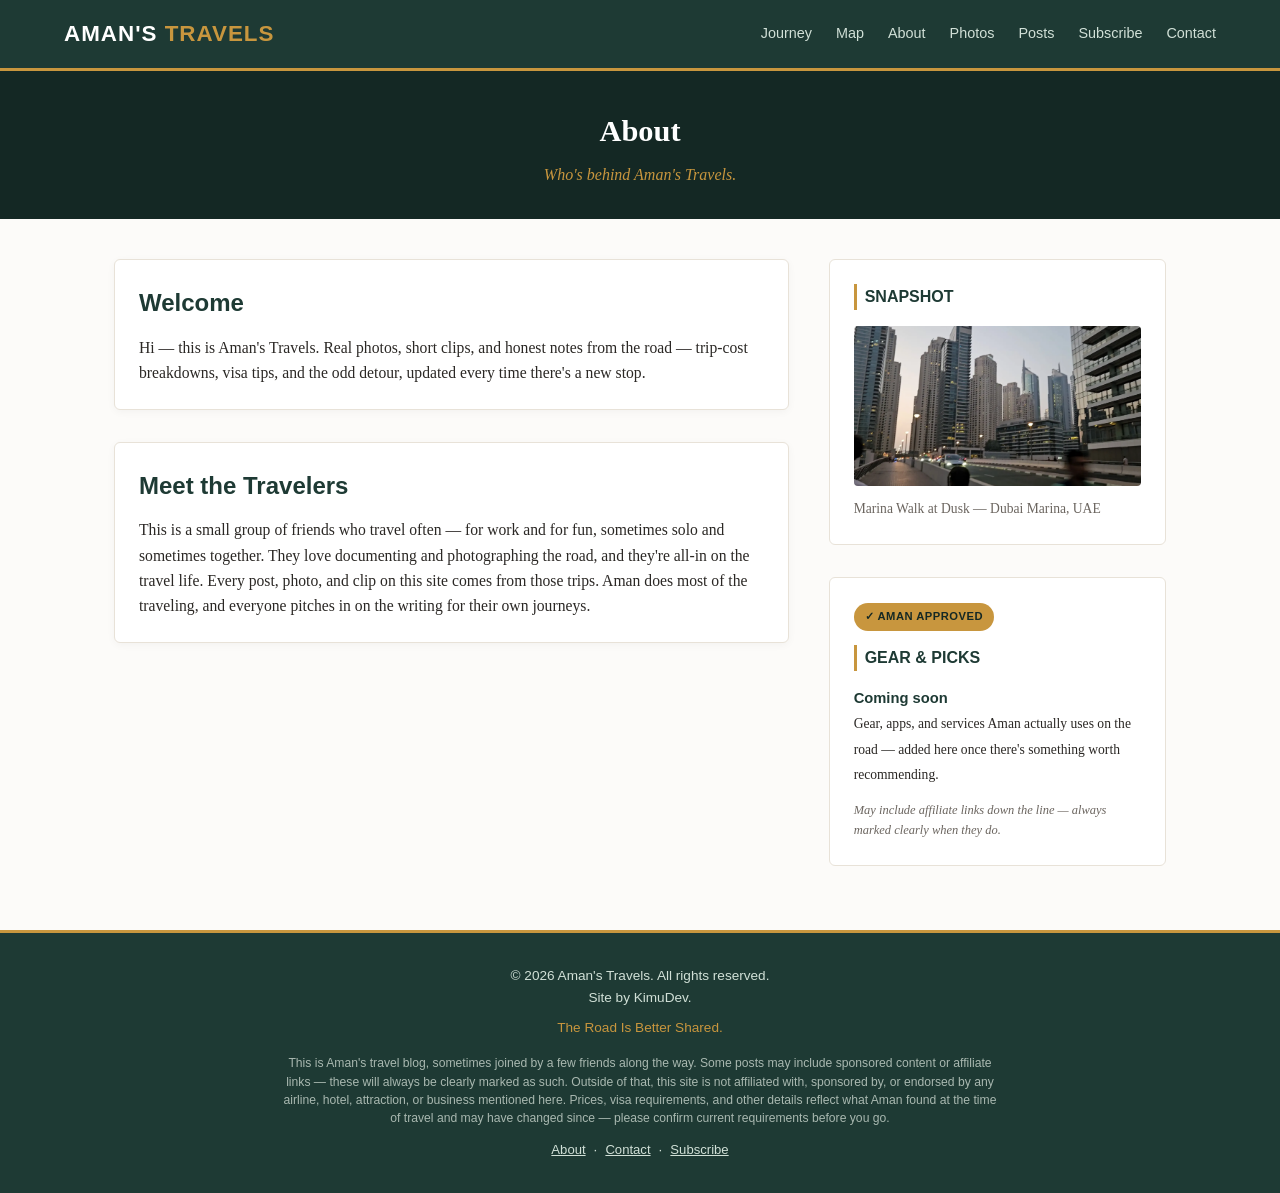
<file: about.html>
<!doctype html>
<html lang="en">
<head>
  <meta charset="utf-8" />
  <meta name="viewport" content="width=device-width,initial-scale=1" />
  <title>About — Aman's Travels</title>
  <meta name="description" content="Meet Aman and the friends behind Aman's Travels." />
  <link rel="canonical" href="https://teredatrades.github.io/Amanstravels/about.html" />

  <meta property="og:type" content="website" />
  <meta property="og:site_name" content="Aman's Travels" />
  <meta property="og:title" content="About — Aman's Travels" />
  <meta property="og:description" content="Meet Aman and the friends behind Aman's Travels." />
  <meta property="og:url" content="https://teredatrades.github.io/Amanstravels/about.html" />
  <meta property="og:image" content="https://teredatrades.github.io/Amanstravels/assets/photo11-marina-boat-1600.jpg" />

  <meta name="twitter:card" content="summary_large_image" />
  <meta name="twitter:title" content="About — Aman's Travels" />
  <meta name="twitter:description" content="Meet Aman and the friends behind Aman's Travels." />
  <meta name="twitter:image" content="https://teredatrades.github.io/Amanstravels/assets/photo11-marina-boat-1600.jpg" />

  <script type="application/ld+json">
  {
    "@context": "https://schema.org",
    "@type": "WebPage",
    "name": "About — Aman's Travels",
    "isPartOf": { "@type": "WebSite", "name": "Aman's Travels", "url": "https://teredatrades.github.io/Amanstravels/" },
    "description": "Meet Aman and the friends behind Aman's Travels.",
    "author": { "@type": "Person", "name": "Aman" }
  }
  </script>

  <link rel="stylesheet" href="css/style.css?v=56e8b0a6" />
  <!-- Analytics: GoatCounter (free, cookie-less, no banner needed).
       Site: https://amanstravels.goatcounter.com -->
  <script data-goatcounter="https://amanstravels.goatcounter.com/count"
          async src="//gc.zgo.at/count.js"></script>
</head>
<body>
  <nav>
    <div class="logo"><a href="index.html" style="color:inherit;text-decoration:none;">Aman's <span>Travels</span></a></div>
    <button class="nav-toggle" aria-label="Toggle menu" aria-expanded="false"><span></span><span></span><span></span></button>
    <ul class="nav-links">
      <li><a href="journey.html">Journey</a></li>
      <li><a href="map.html">Map</a></li>
      <li><a href="about.html">About</a></li>
      <li><a href="gallery.html">Photos</a></li>
      <li><a href="posts.html">Posts</a></li>
      <li><a href="subscribe.html">Subscribe</a></li>
      <li><a href="contact.html">Contact</a></li>
    </ul>
  </nav>
  <header class="page-header">
    <h1>About</h1>
    <p class="page-subtitle">Who's behind Aman's Travels.</p>
  </header>
  <div class="container">
    <main>
      <section id="about" class="about-card">
        <h2>Welcome</h2>
        <p>Hi — this is Aman's Travels. Real photos, short clips, and honest notes from the road — trip-cost breakdowns, visa tips, and the odd detour, updated every time there's a new stop.</p>
      </section>


      <section class="about-card">
        <h2>Meet the Travelers</h2>
        <p>This is a small group of friends who travel often — for work and for fun, sometimes solo and sometimes together. They love documenting and photographing the road, and they're all-in on the travel life. Every post, photo, and clip on this site comes from those trips. Aman does most of the traveling, and everyone pitches in on the writing for their own journeys.</p>
      </section>
    </main>

    <aside class="sidebar">
      <div class="widget snapshot-widget">
        <h3 class="widget-title">Snapshot</h3>
        <picture>
          <source srcset="assets/photo6-mirador-norte-480.webp 480w, assets/photo6-mirador-norte-800.webp 800w, assets/photo6-mirador-norte-1600.webp 1600w" type="image/webp">
          <img src="assets/photo6-mirador-norte-800.jpg" alt="Fence with many padlocks overlooking a valley and distant city below" loading="lazy">
        </picture>
        <p>Mirador al Norte, Monserrate — Bogotá, Colombia</p>
      </div>

      <div class="widget approved-widget">
        <span class="approved-badge">&check; Aman Approved</span>
        <h3 class="widget-title" style="margin-top:0;">Gear &amp; Picks</h3>
        <ul class="approved-list">
          <li><strong>Coming soon</strong><span>Gear, apps, and services Aman actually uses on the road — added here once there's something worth recommending.</span></li>
        </ul>
        <p class="approved-note">May include affiliate links down the line — always marked clearly when they do.</p>
      </div>

      <!-- Ad slot (sidebar) — scaffolded, not live. To activate: uncomment
           the .widget.ad-slot.ad-slot--sidebar div below and paste an ad
           network's unit code (e.g. AdSense) or an affiliate banner
           <a><img></a> inside it, replacing the placeholder text.
      <div class="widget ad-slot ad-slot--sidebar">
        <span class="ad-label">Advertisement</span>
      </div>
      -->

          </aside>
  </div>

  <footer>
    <p>&copy; 2026 Aman's Travels. All rights reserved.</p>
    <p class="footer-credit">Site by KimuDev.</p>
    <p class="tagline">The Road Is Better Shared.</p>
    <p class="disclaimer">This is Aman's travel blog, sometimes joined by a few friends along the way. Some posts may include sponsored content or affiliate links — these will always be clearly marked as such. Outside of that, this site is not affiliated with, sponsored by, or endorsed by any airline, hotel, attraction, or business mentioned here. Prices, visa requirements, and other details reflect what Aman found at the time of travel and may have changed since — please confirm current requirements before you go.</p>
    <p class="footer-links"><a href="about.html">About</a>&middot;<a href="contact.html">Contact</a>&middot;<a href="subscribe.html">Subscribe</a></p>
  </footer>
  <script src="js/site.js?v=abb0a1a4"></script>
</body>
</html>
</file>
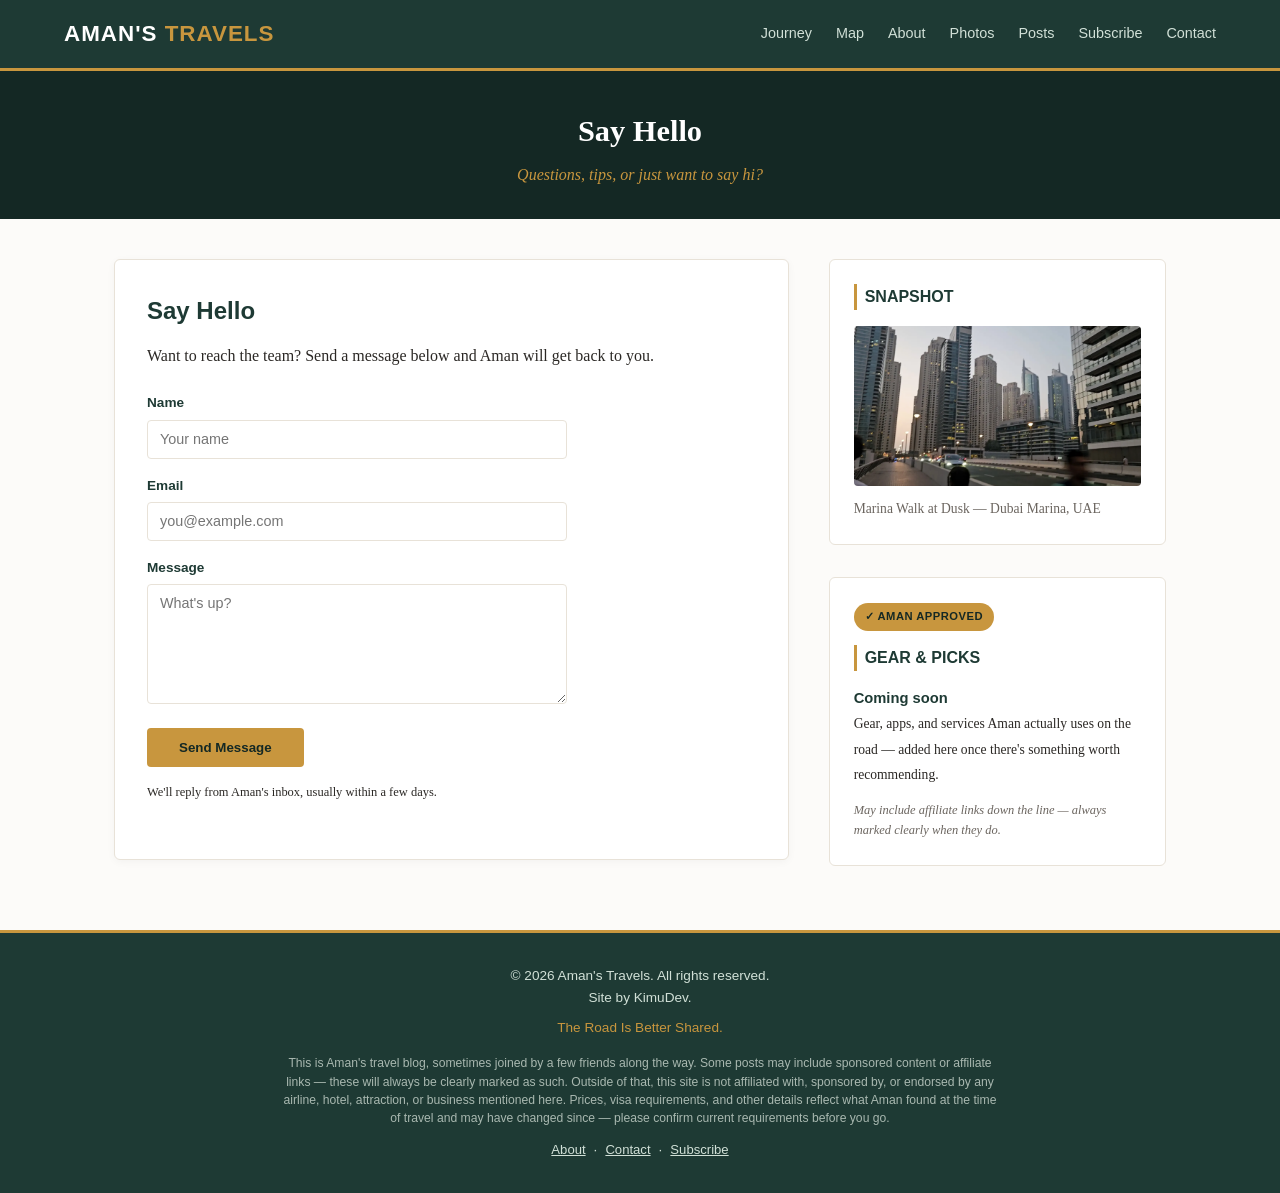
<file: contact.html>
<!doctype html>
<html lang="en">
<head>
  <meta charset="utf-8" />
  <meta name="viewport" content="width=device-width,initial-scale=1" />
  <title>Contact — Aman's Travels</title>
  <meta name="description" content="Get in touch with the team behind Aman's Travels." />
  <link rel="canonical" href="https://teredatrades.github.io/Amanstravels/contact.html" />

  <meta property="og:type" content="website" />
  <meta property="og:site_name" content="Aman's Travels" />
  <meta property="og:title" content="Contact — Aman's Travels" />
  <meta property="og:description" content="Get in touch with the team behind Aman's Travels." />
  <meta property="og:url" content="https://teredatrades.github.io/Amanstravels/contact.html" />
  <meta property="og:image" content="https://teredatrades.github.io/Amanstravels/assets/photo11-marina-boat-1600.jpg" />

  <meta name="twitter:card" content="summary_large_image" />
  <meta name="twitter:title" content="Contact — Aman's Travels" />
  <meta name="twitter:description" content="Get in touch with the team behind Aman's Travels." />
  <meta name="twitter:image" content="https://teredatrades.github.io/Amanstravels/assets/photo11-marina-boat-1600.jpg" />

  <script type="application/ld+json">
  {
    "@context": "https://schema.org",
    "@type": "WebPage",
    "name": "Contact — Aman's Travels",
    "isPartOf": { "@type": "WebSite", "name": "Aman's Travels", "url": "https://teredatrades.github.io/Amanstravels/" },
    "description": "Get in touch with the team behind Aman's Travels.",
    "author": { "@type": "Person", "name": "Aman" }
  }
  </script>

  <link rel="stylesheet" href="css/style.css?v=56e8b0a6" />
  <script data-goatcounter="https://amanstravels.goatcounter.com/count"
          async src="//gc.zgo.at/count.js"></script>
</head>
<body>
  <nav>
    <div class="logo"><a href="index.html" style="color:inherit;text-decoration:none;">Aman's <span>Travels</span></a></div>
    <button class="nav-toggle" aria-label="Toggle menu" aria-expanded="false"><span></span><span></span><span></span></button>
    <ul class="nav-links">
      <li><a href="journey.html">Journey</a></li>
      <li><a href="map.html">Map</a></li>
      <li><a href="about.html">About</a></li>
      <li><a href="gallery.html">Photos</a></li>
      <li><a href="posts.html">Posts</a></li>
      <li><a href="subscribe.html">Subscribe</a></li>
      <li><a href="contact.html">Contact</a></li>
    </ul>
  </nav>
  <header class="page-header">
    <h1>Say Hello</h1>
    <p class="page-subtitle">Questions, tips, or just want to say hi?</p>
  </header>
  <div class="container">
    <main>
      <section class="form-card">
        <h2>Say Hello</h2>
        <p>Want to reach the team? Send a message below and Aman will get back to you.</p>
        <div class="form-success" hidden>
          <p>✅ Message sent — thanks for reaching out, Aman will get back to you soon.</p>
        </div>
        <form class="site-form" action="https://formspree.io/f/xwlkynek" method="POST">
          <input type="hidden" name="_subject" value="New contact message — Aman's Travels" />
          <input type="hidden" name="_next" value="https://teredatrades.github.io/Amanstravels/contact.html?sent=1" />
          <label for="c-hp" class="hp-field" aria-hidden="true">Leave this field blank</label>
          <input type="text" id="c-hp" name="_gotcha" class="hp-field" tabindex="-1" autocomplete="off" aria-hidden="true" />
          <div>
            <label for="c-name">Name</label>
            <input type="text" id="c-name" name="name" placeholder="Your name" required />
          </div>
          <div>
            <label for="c-email">Email</label>
            <input type="email" id="c-email" name="email" placeholder="you@example.com" required />
          </div>
          <div>
            <label for="c-message">Message</label>
            <textarea id="c-message" name="message" placeholder="What's up?" required></textarea>
          </div>
          <button type="submit">Send Message</button>
        </form>
        <p class="form-note">We'll reply from Aman's inbox, usually within a few days.</p>
      </section>
    </main>

    <aside class="sidebar">

      <div class="widget snapshot-widget">
        <h3 class="widget-title">Snapshot</h3>
        <picture>
          <source srcset="assets/photo6-mirador-norte-480.webp 480w, assets/photo6-mirador-norte-800.webp 800w, assets/photo6-mirador-norte-1600.webp 1600w" type="image/webp">
          <img src="assets/photo6-mirador-norte-800.jpg" alt="Fence with many padlocks overlooking a valley and distant city below" loading="lazy">
        </picture>
        <p>Mirador al Norte, Monserrate — Bogotá, Colombia</p>
      </div>

      <div class="widget approved-widget">
        <span class="approved-badge">&check; Aman Approved</span>
        <h3 class="widget-title" style="margin-top:0;">Gear &amp; Picks</h3>
        <ul class="approved-list">
          <li><strong>Coming soon</strong><span>Gear, apps, and services Aman actually uses on the road — added here once there's something worth recommending.</span></li>
        </ul>
        <p class="approved-note">May include affiliate links down the line — always marked clearly when they do.</p>
      </div>

      <!-- Ad slot (sidebar) — scaffolded, not live. To activate: uncomment
           the .widget.ad-slot.ad-slot--sidebar div below and paste an ad
           network's unit code (e.g. AdSense) or an affiliate banner
           <a><img></a> inside it, replacing the placeholder text.
      <div class="widget ad-slot ad-slot--sidebar">
        <span class="ad-label">Advertisement</span>
      </div>
      -->

          </aside>
  </div>

  <footer>
    <p>&copy; 2026 Aman's Travels. All rights reserved.</p>
    <p class="footer-credit">Site by KimuDev.</p>
    <p class="tagline">The Road Is Better Shared.</p>
    <p class="disclaimer">This is Aman's travel blog, sometimes joined by a few friends along the way. Some posts may include sponsored content or affiliate links — these will always be clearly marked as such. Outside of that, this site is not affiliated with, sponsored by, or endorsed by any airline, hotel, attraction, or business mentioned here. Prices, visa requirements, and other details reflect what Aman found at the time of travel and may have changed since — please confirm current requirements before you go.</p>
    <p class="footer-links"><a href="about.html">About</a>&middot;<a href="contact.html">Contact</a>&middot;<a href="subscribe.html">Subscribe</a></p>
  </footer>
  <script src="js/site.js?v=abb0a1a4"></script>
</body>
</html>
</file>
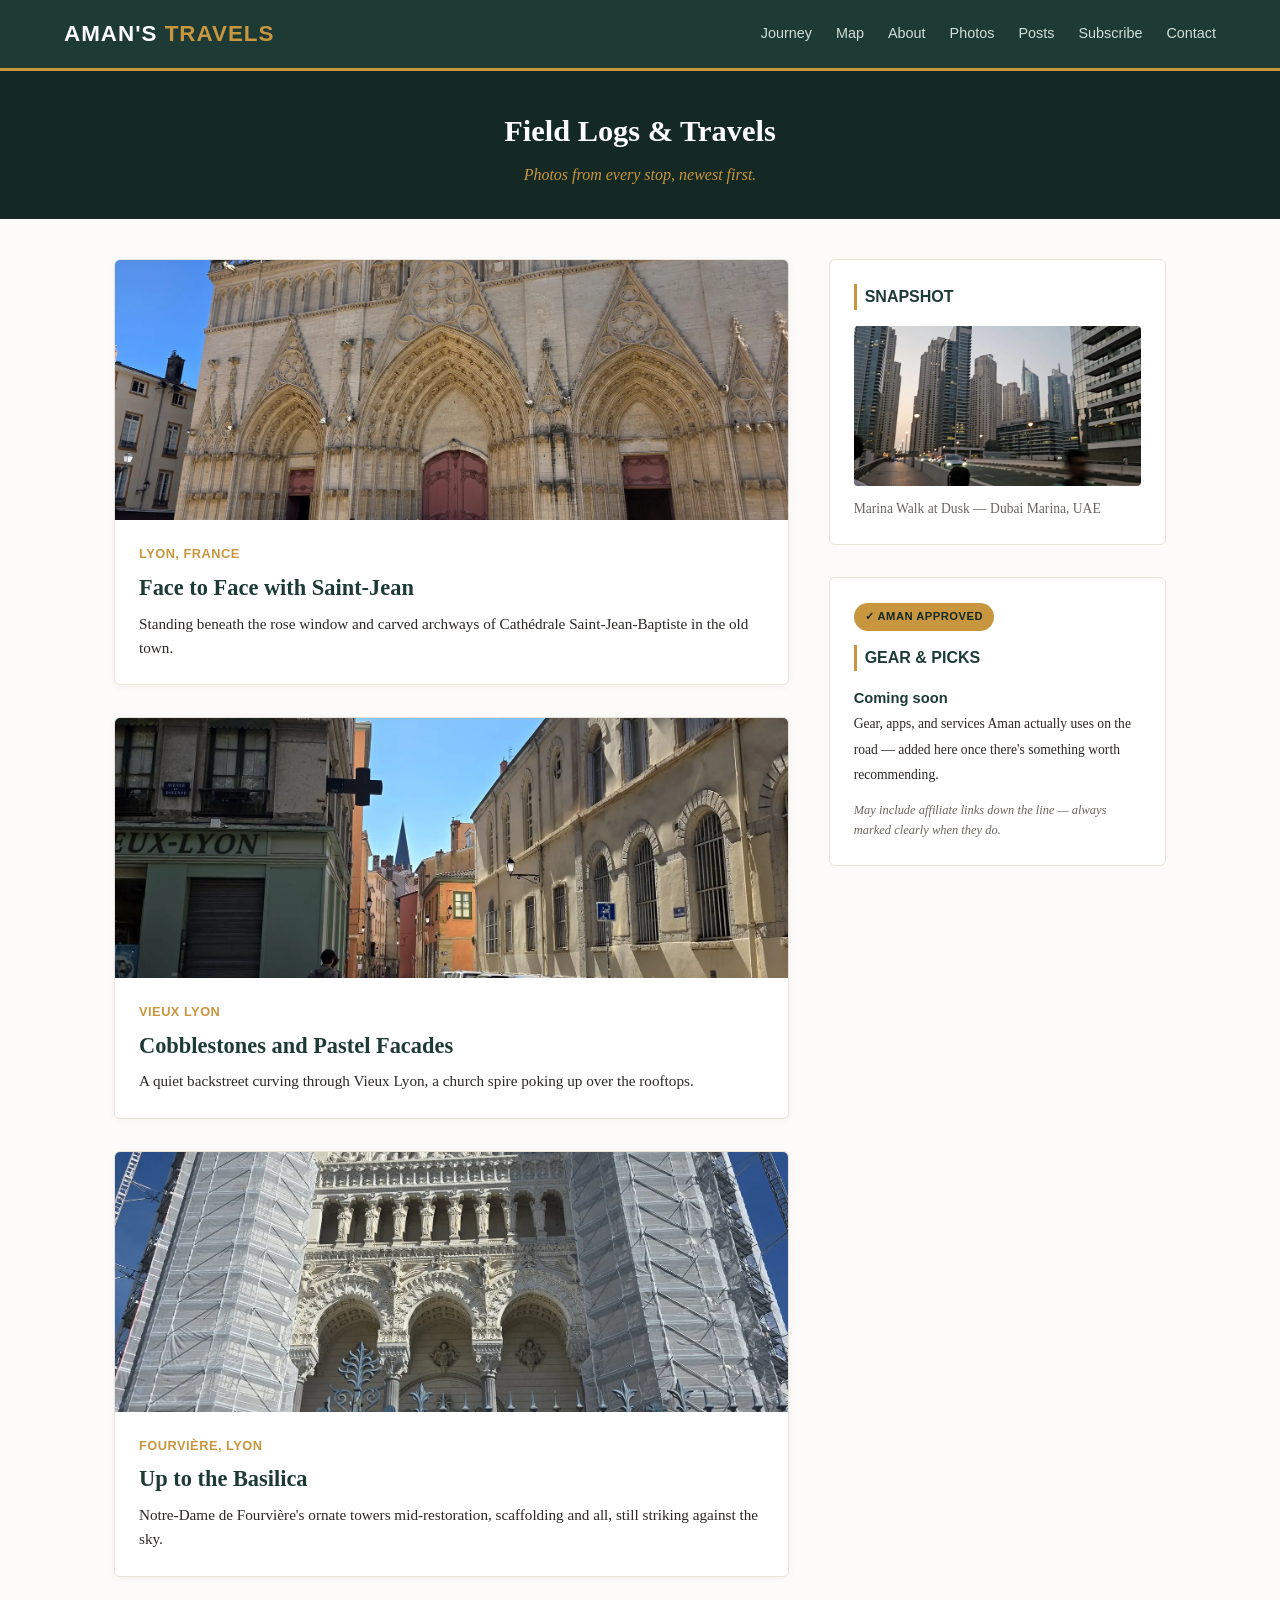
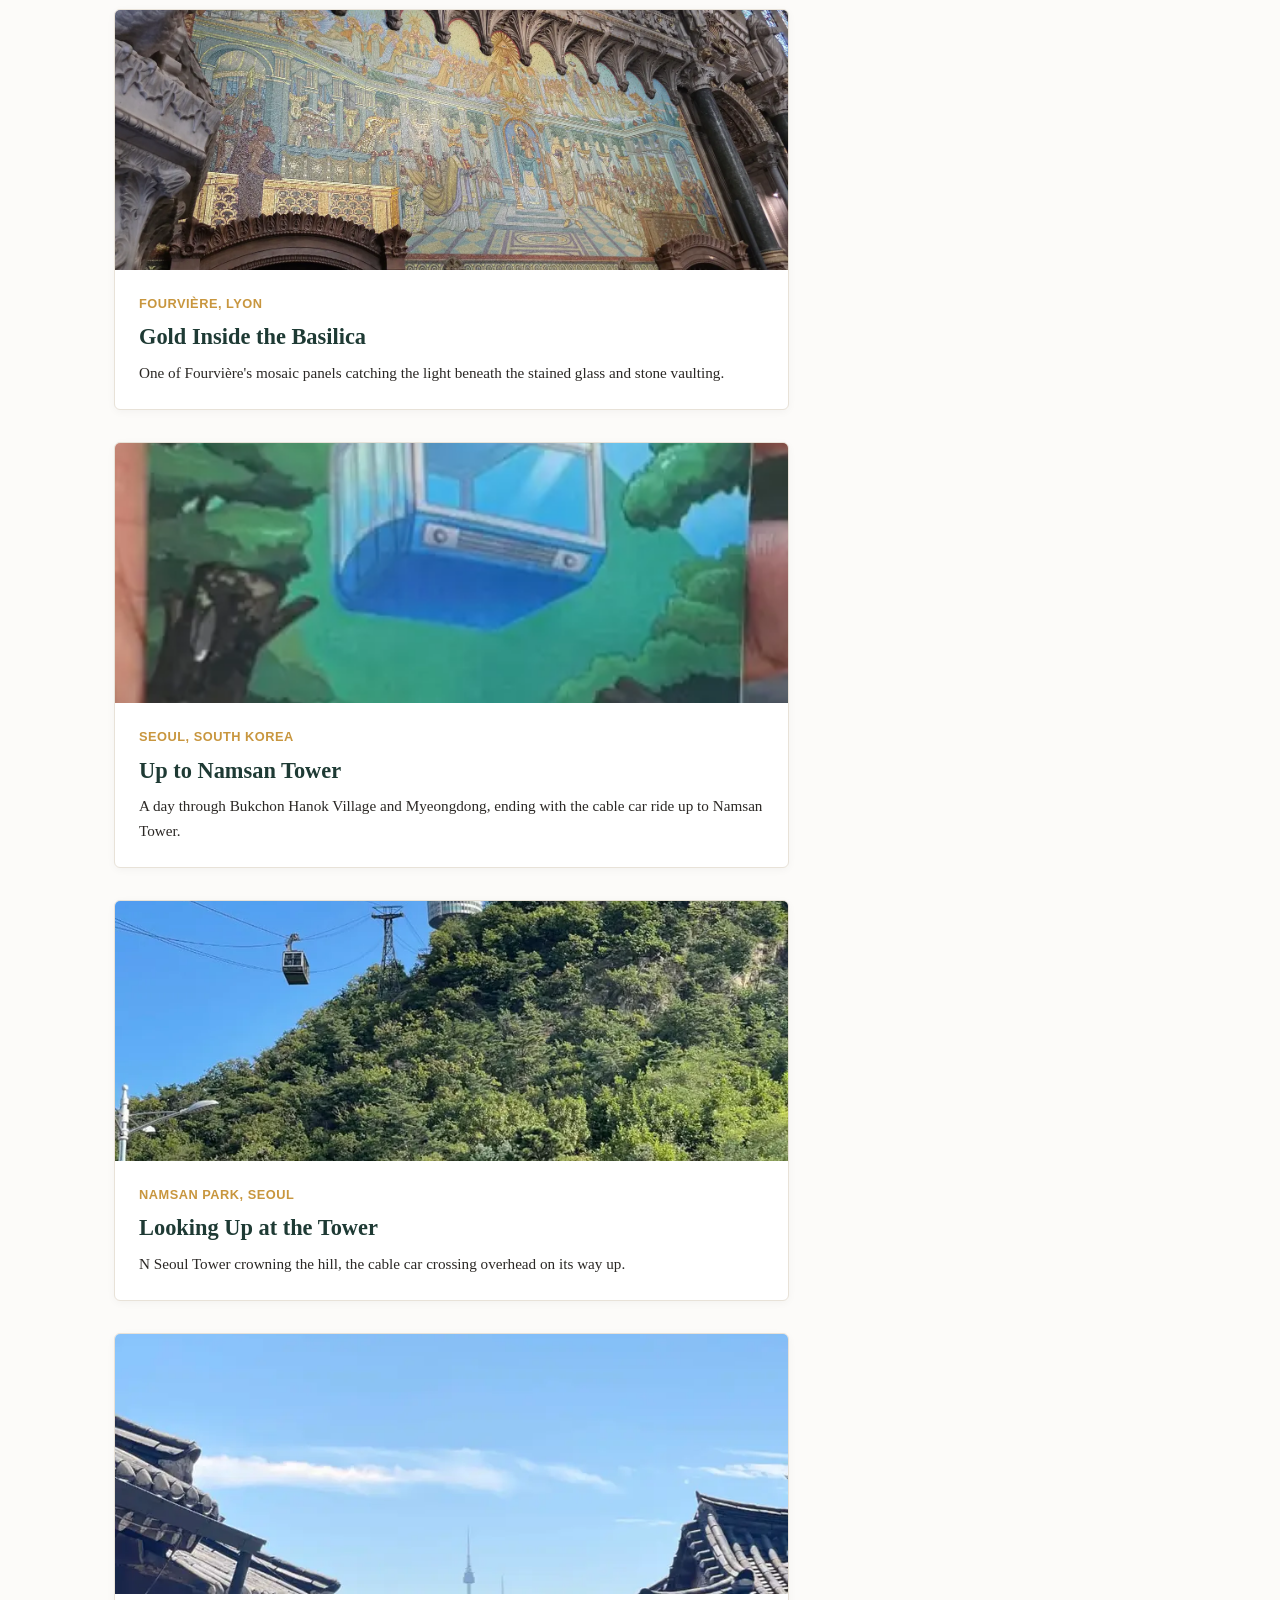
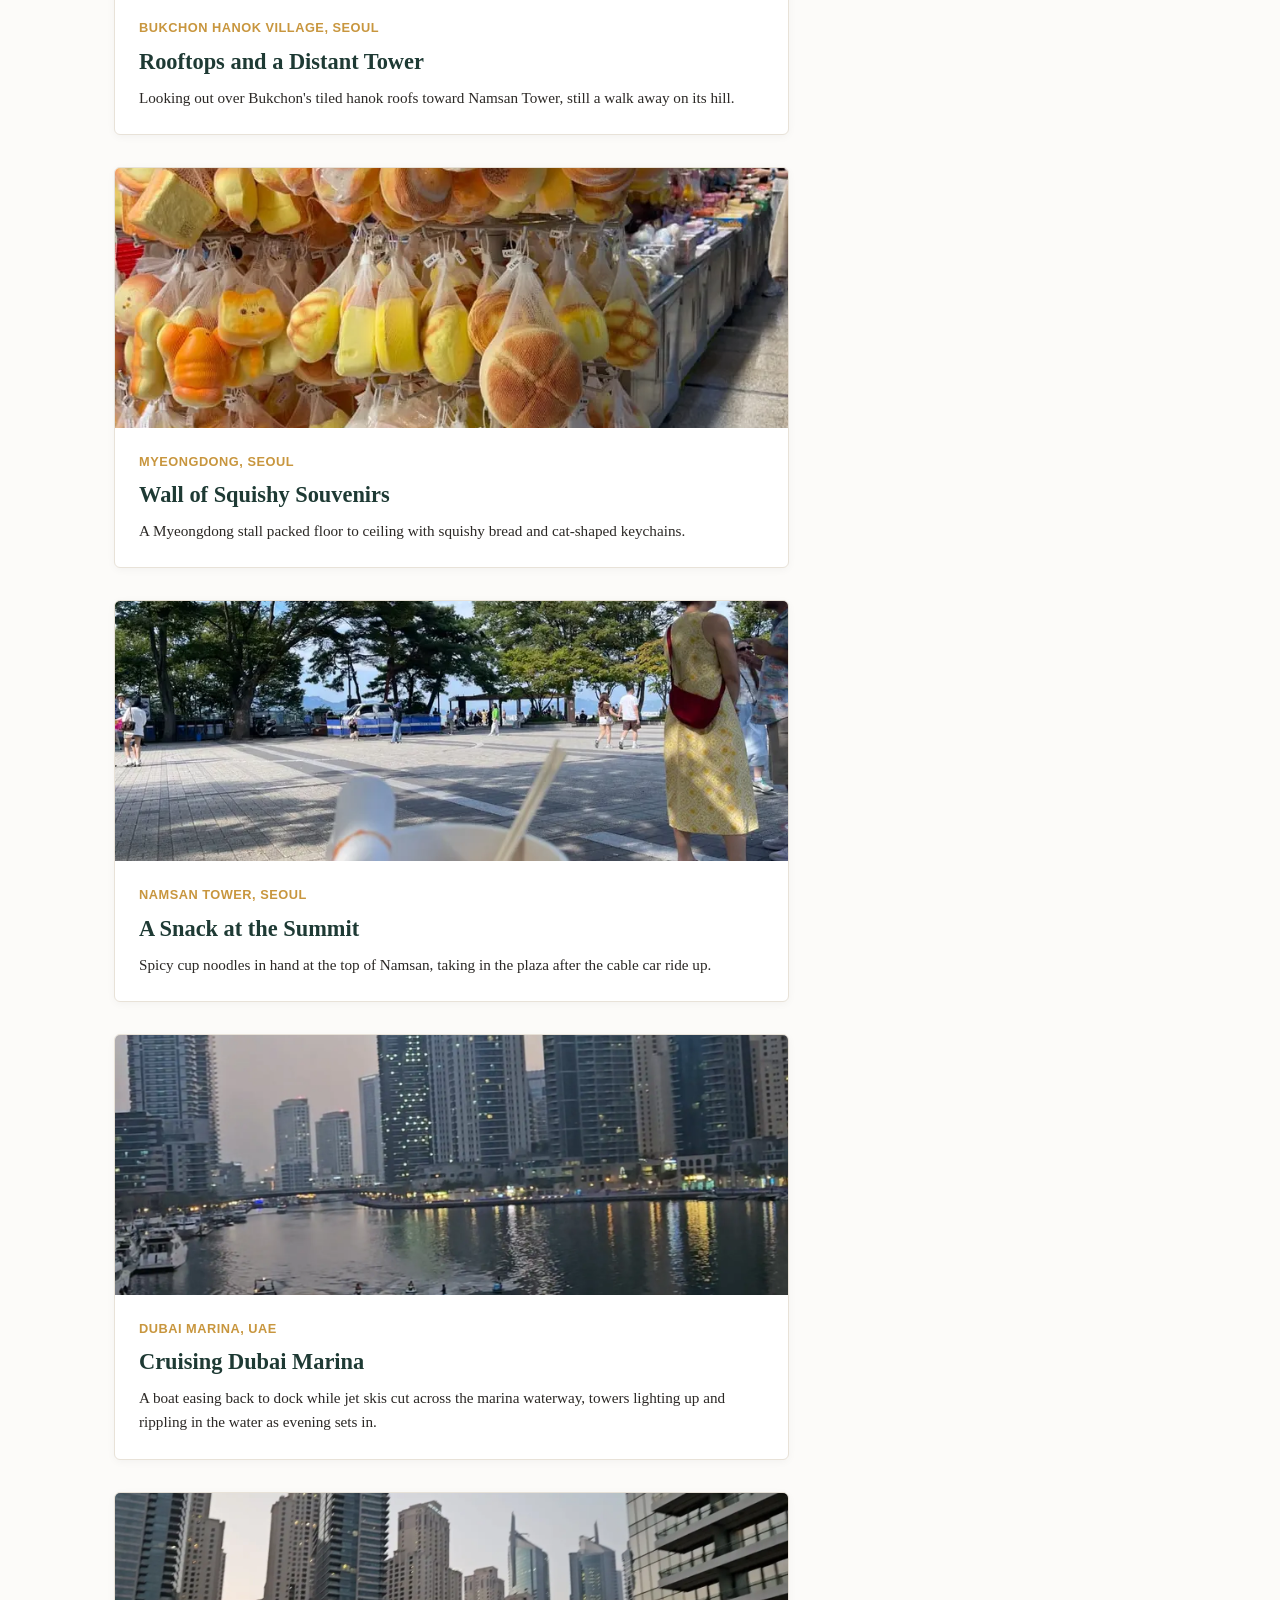
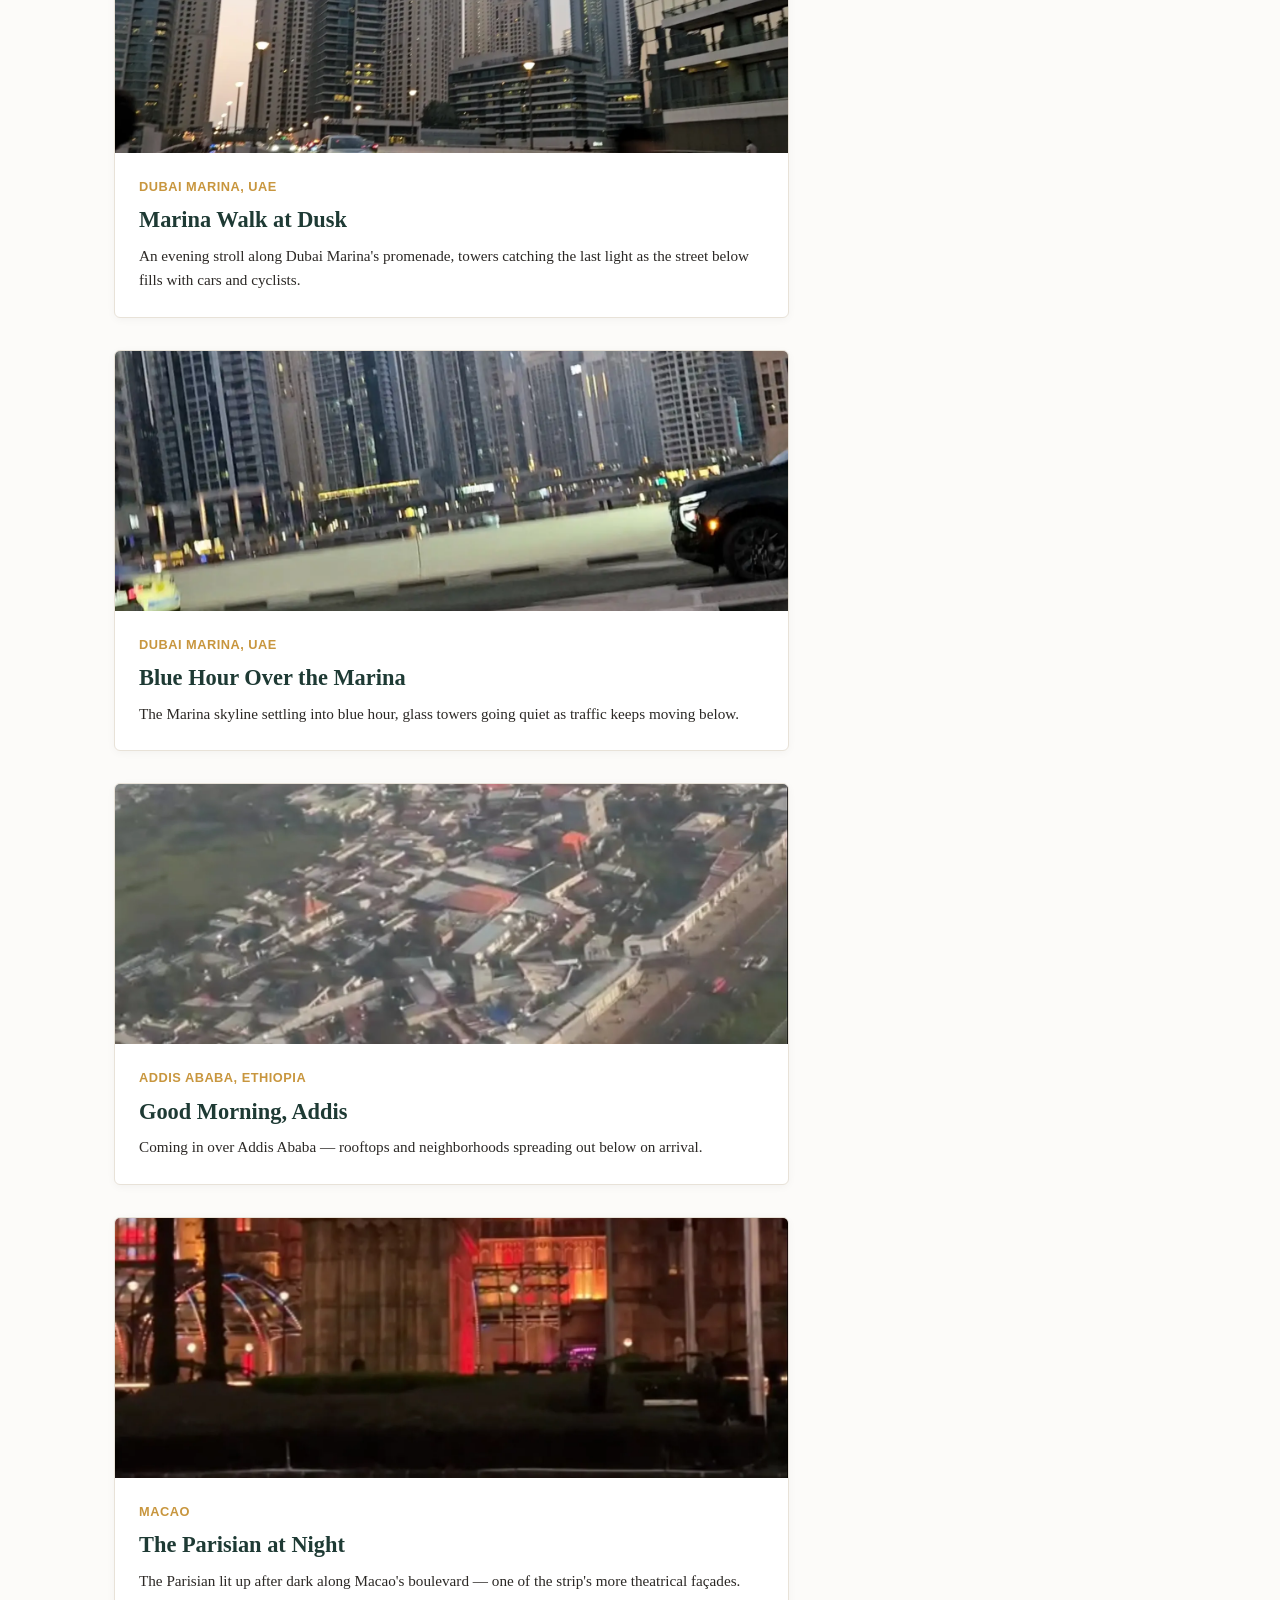
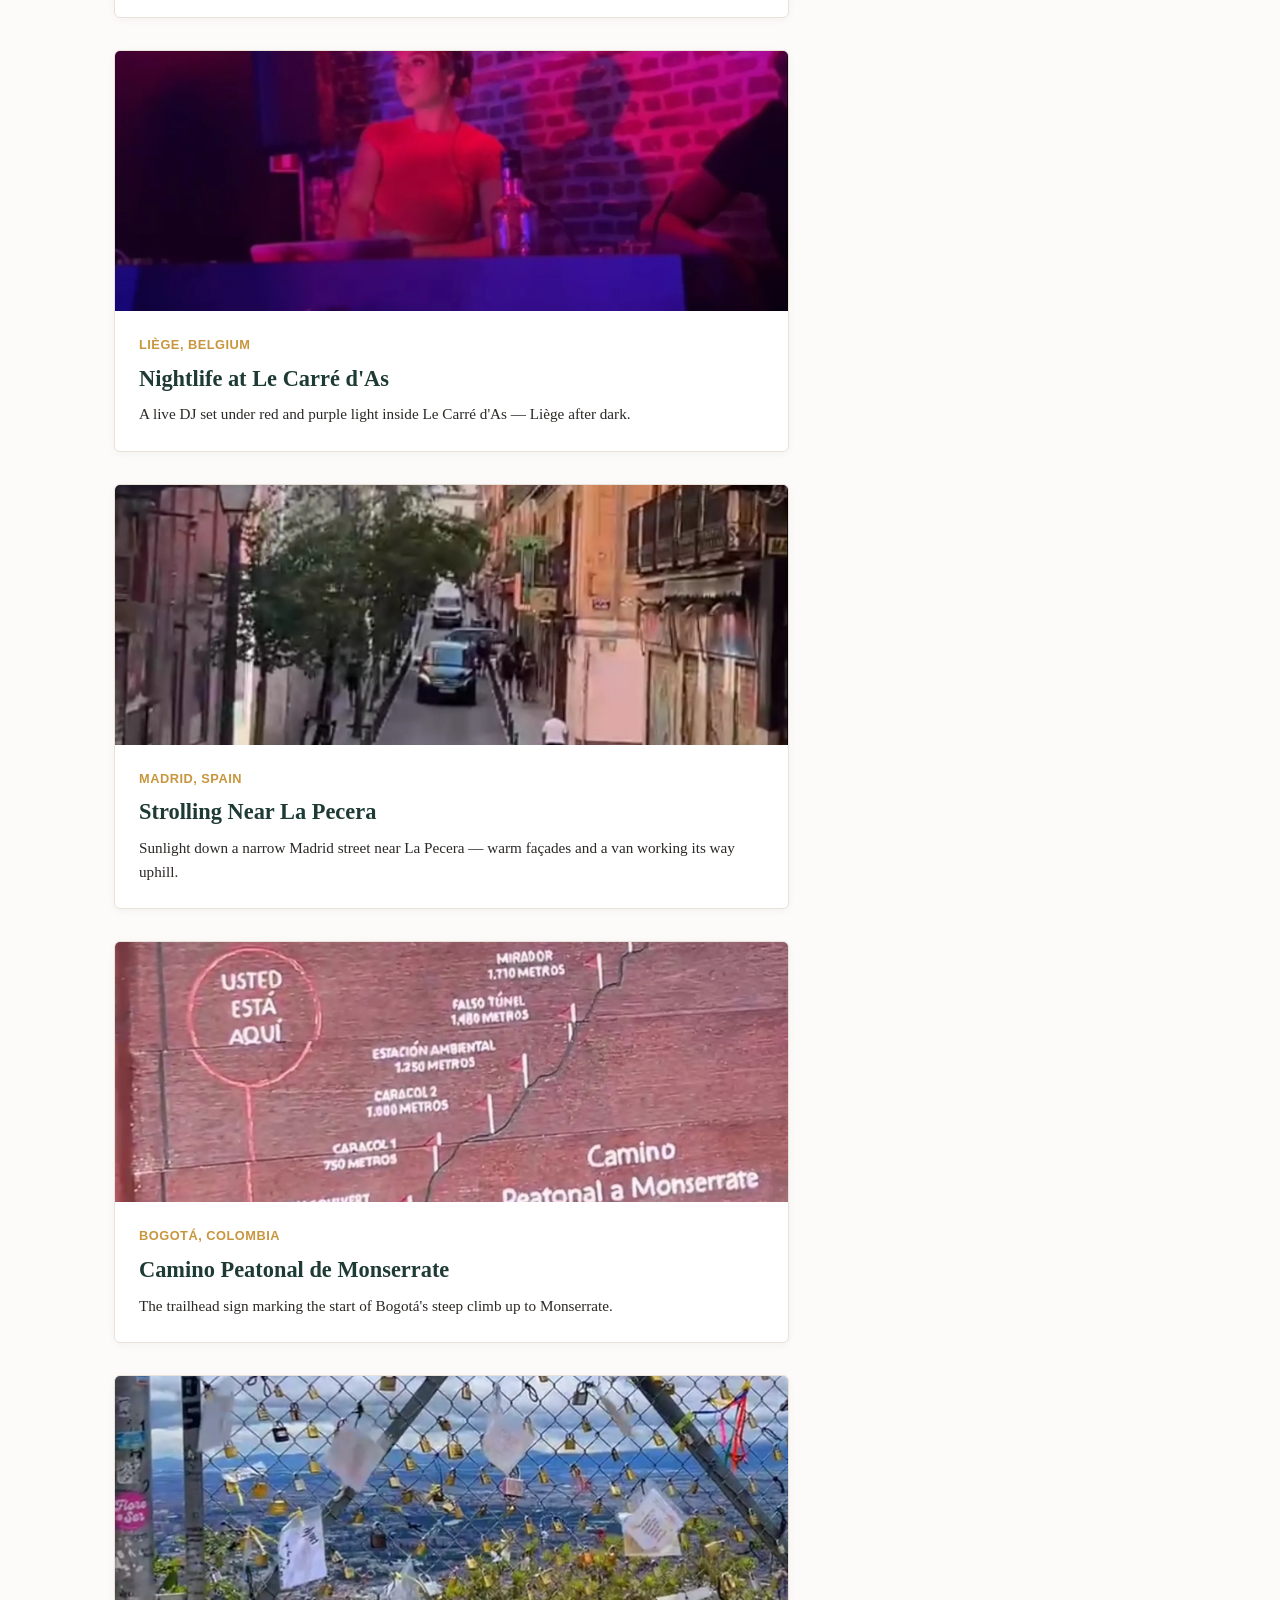
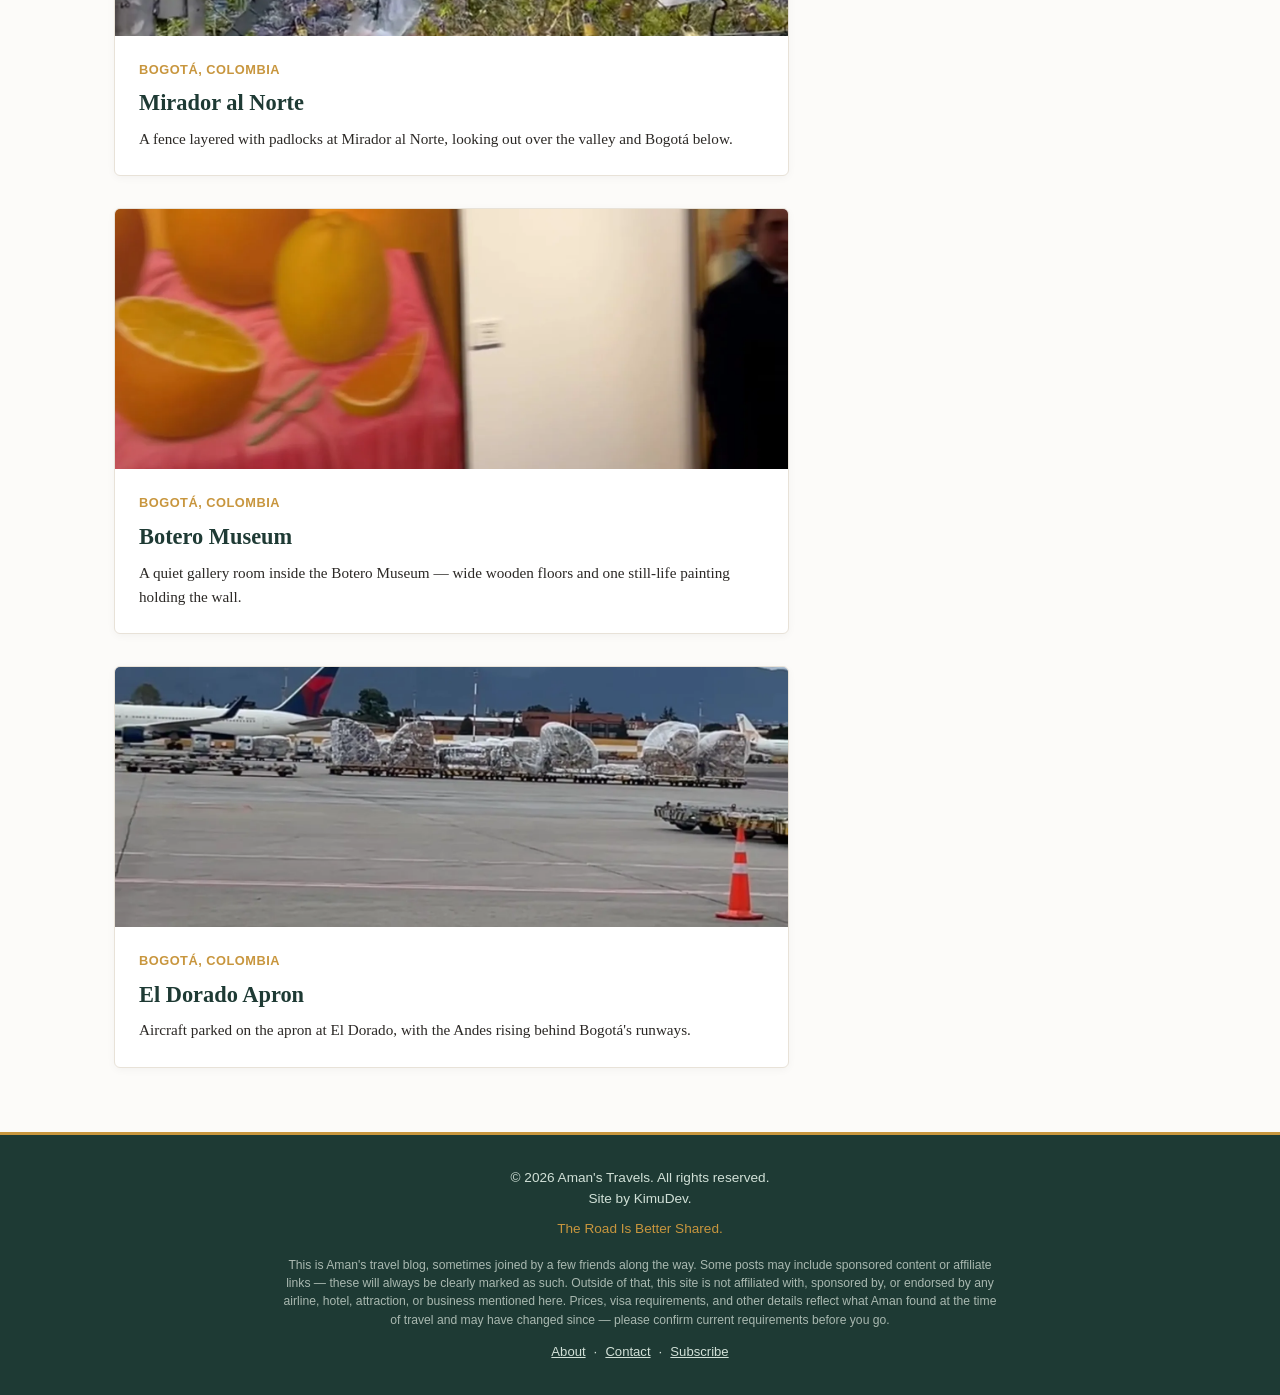
<file: gallery.html>
<!doctype html>
<html lang="en">
<head>
  <meta charset="utf-8" />
  <meta name="viewport" content="width=device-width,initial-scale=1" />
  <title>Photos — Aman's Travels</title>
  <meta name="description" content="Field logs and photos from every stop — Seoul, Dubai, Addis Ababa, Macao, Liège, Madrid, and Bogotá." />
  <link rel="canonical" href="https://teredatrades.github.io/Amanstravels/gallery.html" />

  <meta property="og:type" content="website" />
  <meta property="og:site_name" content="Aman's Travels" />
  <meta property="og:title" content="Photos — Aman's Travels" />
  <meta property="og:description" content="Field logs and photos from every stop — Seoul, Dubai, Addis Ababa, Macao, Liège, Madrid, and Bogotá." />
  <meta property="og:url" content="https://teredatrades.github.io/Amanstravels/gallery.html" />
  <meta property="og:image" content="https://teredatrades.github.io/Amanstravels/assets/photo11-marina-boat-1600.jpg" />

  <meta name="twitter:card" content="summary_large_image" />
  <meta name="twitter:title" content="Photos — Aman's Travels" />
  <meta name="twitter:description" content="Field logs and photos from every stop — Seoul, Dubai, Addis Ababa, Macao, Liège, Madrid, and Bogotá." />
  <meta name="twitter:image" content="https://teredatrades.github.io/Amanstravels/assets/photo11-marina-boat-1600.jpg" />

  <script type="application/ld+json">
  {
    "@context": "https://schema.org",
    "@type": "WebPage",
    "name": "Photos — Aman's Travels",
    "isPartOf": { "@type": "WebSite", "name": "Aman's Travels", "url": "https://teredatrades.github.io/Amanstravels/" },
    "description": "Field logs and photos from every stop — Seoul, Dubai, Addis Ababa, Macao, Liège, Madrid, and Bogotá.",
    "author": { "@type": "Person", "name": "Aman" }
  }
  </script>

  <link rel="stylesheet" href="css/style.css?v=56e8b0a6" />
  <!-- Analytics: GoatCounter (free, cookie-less, no banner needed).
       Site: https://amanstravels.goatcounter.com -->
  <script data-goatcounter="https://amanstravels.goatcounter.com/count"
          async src="//gc.zgo.at/count.js"></script>
</head>
<body>
  <nav>
    <div class="logo"><a href="index.html" style="color:inherit;text-decoration:none;">Aman's <span>Travels</span></a></div>
    <button class="nav-toggle" aria-label="Toggle menu" aria-expanded="false"><span></span><span></span><span></span></button>
    <ul class="nav-links">
      <li><a href="journey.html">Journey</a></li>
      <li><a href="map.html">Map</a></li>
      <li><a href="about.html">About</a></li>
      <li><a href="gallery.html">Photos</a></li>
      <li><a href="posts.html">Posts</a></li>
      <li><a href="subscribe.html">Subscribe</a></li>
      <li><a href="contact.html">Contact</a></li>
    </ul>
  </nav>
  <header class="page-header">
    <h1>Field Logs & Travels</h1>
    <p class="page-subtitle">Photos from every stop, newest first.</p>
  </header>
  <div class="container">
    <main>
      <section>
        <div class="entries-grid">

          <article class="entry-card" id="entry-lyon" data-lat="45.764" data-lng="4.8357">
            <picture>
              <source srcset="assets/photo18-cathedral-facade-480.webp 480w, assets/photo18-cathedral-facade-800.webp 800w, assets/photo18-cathedral-facade-1600.webp 1600w" type="image/webp">
              <img src="assets/photo18-cathedral-facade-800.jpg" alt="The Gothic facade of Cathédrale Saint-Jean-Baptiste in Lyon, with its rose window and triple arched doorways" loading="lazy">
            </picture>
            <div class="entry-content">
              <div class="entry-location">Lyon, France</div>
              <h3 class="entry-title">Face to Face with Saint-Jean</h3>
              <p class="entry-excerpt">Standing beneath the rose window and carved archways of Cathédrale Saint-Jean-Baptiste in the old town.</p>
            </div>
          </article>

          <article class="entry-card">
            <picture>
              <source srcset="assets/photo17-vieux-lyon-street-480.webp 480w, assets/photo17-vieux-lyon-street-800.webp 800w, assets/photo17-vieux-lyon-street-1600.webp 1600w" type="image/webp">
              <img src="assets/photo17-vieux-lyon-street-800.jpg" alt="A quiet cobblestone street in Vieux Lyon curving past pastel-colored buildings, with a church spire visible in the distance" loading="lazy">
            </picture>
            <div class="entry-content">
              <div class="entry-location">Vieux Lyon</div>
              <h3 class="entry-title">Cobblestones and Pastel Facades</h3>
              <p class="entry-excerpt">A quiet backstreet curving through Vieux Lyon, a church spire poking up over the rooftops.</p>
            </div>
          </article>

          <article class="entry-card">
            <picture>
              <source srcset="assets/photo20-fourviere-scaffold-480.webp 480w, assets/photo20-fourviere-scaffold-800.webp 800w, assets/photo20-fourviere-scaffold-1600.webp 1600w" type="image/webp">
              <img src="assets/photo20-fourviere-scaffold-800.jpg" alt="The ornate twin-towered facade of the Basilica of Notre-Dame de Fourvière, its towers wrapped in scaffolding, under a deep blue sky" loading="lazy">
            </picture>
            <div class="entry-content">
              <div class="entry-location">Fourvière, Lyon</div>
              <h3 class="entry-title">Up to the Basilica</h3>
              <p class="entry-excerpt">Notre-Dame de Fourvière's ornate towers mid-restoration, scaffolding and all, still striking against the sky.</p>
            </div>
          </article>

          <article class="entry-card">
            <picture>
              <source srcset="assets/photo19-mosaic-interior-480.webp 480w, assets/photo19-mosaic-interior-800.webp 800w, assets/photo19-mosaic-interior-1600.webp 1600w" type="image/webp">
              <img src="assets/photo19-mosaic-interior-800.jpg" alt="A gold and blue mosaic panel inside the Basilica of Notre-Dame de Fourvière, beneath ornate stone vaulting and stained glass" loading="lazy">
            </picture>
            <div class="entry-content">
              <div class="entry-location">Fourvière, Lyon</div>
              <h3 class="entry-title">Gold Inside the Basilica</h3>
              <p class="entry-excerpt">One of Fourvière's mosaic panels catching the light beneath the stained glass and stone vaulting.</p>
            </div>
          </article>

          <article class="entry-card" id="entry-korea" data-lat="37.5512" data-lng="126.9882">
            <picture>
              <source srcset="assets/photo12-namsan-cable-car-ticket-native.webp" type="image/webp">
              <img src="assets/photo12-namsan-cable-car-ticket-native.jpg" alt="A Namsan Cable Car ticket, illustrated with the cable car crossing above Namsan Park toward N Seoul Tower" loading="lazy">
            </picture>
            <div class="entry-content">
              <div class="entry-location">Seoul, South Korea</div>
              <h3 class="entry-title">Up to Namsan Tower</h3>
              <p class="entry-excerpt">A day through Bukchon Hanok Village and Myeongdong, ending with the cable car ride up to Namsan Tower.</p>
            </div>
          </article>

          <article class="entry-card">
            <picture>
              <source srcset="assets/photo16-namsan-tower-cablecar-480.webp 480w, assets/photo16-namsan-tower-cablecar-800.webp 800w" type="image/webp">
              <img src="assets/photo16-namsan-tower-cablecar-800.jpg" alt="N Seoul Tower rising above a green hillside with a cable car crossing overhead and a yellow ginkgo tree in the foreground" loading="lazy">
            </picture>
            <div class="entry-content">
              <div class="entry-location">Namsan Park, Seoul</div>
              <h3 class="entry-title">Looking Up at the Tower</h3>
              <p class="entry-excerpt">N Seoul Tower crowning the hill, the cable car crossing overhead on its way up.</p>
            </div>
          </article>

          <article class="entry-card">
            <picture>
              <source srcset="assets/photo13-bukchon-namsan-view-480.webp 480w, assets/photo13-bukchon-namsan-view-800.webp 800w" type="image/webp">
              <img src="assets/photo13-bukchon-namsan-view-800.jpg" alt="Traditional tiled hanok rooftops in Bukchon with N Seoul Tower visible on a hill in the distance" loading="lazy">
            </picture>
            <div class="entry-content">
              <div class="entry-location">Bukchon Hanok Village, Seoul</div>
              <h3 class="entry-title">Rooftops and a Distant Tower</h3>
              <p class="entry-excerpt">Looking out over Bukchon's tiled hanok roofs toward Namsan Tower, still a walk away on its hill.</p>
            </div>
          </article>

          <article class="entry-card">
            <picture>
              <source srcset="assets/photo14-myeongdong-souvenirs-480.webp 480w, assets/photo14-myeongdong-souvenirs-800.webp 800w" type="image/webp">
              <img src="assets/photo14-myeongdong-souvenirs-800.jpg" alt="A Myeongdong souvenir stall hung with rows of squishy bread- and cat-shaped toys in mesh bags" loading="lazy">
            </picture>
            <div class="entry-content">
              <div class="entry-location">Myeongdong, Seoul</div>
              <h3 class="entry-title">Wall of Squishy Souvenirs</h3>
              <p class="entry-excerpt">A Myeongdong stall packed floor to ceiling with squishy bread and cat-shaped keychains.</p>
            </div>
          </article>

          <article class="entry-card">
            <picture>
              <source srcset="assets/photo15-namsan-summit-snack-480.webp 480w, assets/photo15-namsan-summit-snack-800.webp 800w" type="image/webp">
              <img src="assets/photo15-namsan-summit-snack-800.jpg" alt="A cup of spicy instant noodles held up at the Namsan Tower summit plaza, with the plaza and other visitors behind" loading="lazy">
            </picture>
            <div class="entry-content">
              <div class="entry-location">Namsan Tower, Seoul</div>
              <h3 class="entry-title">A Snack at the Summit</h3>
              <p class="entry-excerpt">Spicy cup noodles in hand at the top of Namsan, taking in the plaza after the cable car ride up.</p>
            </div>
          </article>

          <article class="entry-card" id="entry-dubai" data-lat="25.2048" data-lng="55.2708">
            <picture>
              <source srcset="assets/photo11-marina-boat-480.webp 480w, assets/photo11-marina-boat-800.webp 800w, assets/photo11-marina-boat-1600.webp 1600w" type="image/webp">
              <img src="assets/photo11-marina-boat-800.jpg" alt="A boat and jet skis moving through Dubai Marina's waterway at dusk, with illuminated towers reflected in the water" loading="lazy">
            </picture>
            <div class="entry-content">
              <div class="entry-location">Dubai Marina, UAE</div>
              <h3 class="entry-title">Cruising Dubai Marina</h3>
              <p class="entry-excerpt">A boat easing back to dock while jet skis cut across the marina waterway, towers lighting up and rippling in the water as evening sets in.</p>
            </div>
          </article>

          <article class="entry-card">
            <picture>
              <source srcset="assets/photo9-marina-promenade-480.webp 480w, assets/photo9-marina-promenade-800.webp 800w, assets/photo9-marina-promenade-1600.webp 1600w" type="image/webp">
              <img src="assets/photo9-marina-promenade-800.jpg" alt="Pedestrians and cars on a promenade lined with Dubai Marina skyscrapers at dusk" loading="lazy">
            </picture>
            <div class="entry-content">
              <div class="entry-location">Dubai Marina, UAE</div>
              <h3 class="entry-title">Marina Walk at Dusk</h3>
              <p class="entry-excerpt">An evening stroll along Dubai Marina's promenade, towers catching the last light as the street below fills with cars and cyclists.</p>
            </div>
          </article>

          <article class="entry-card">
            <picture>
              <source srcset="assets/photo10-marina-skyline-bluehour-480.webp 480w, assets/photo10-marina-skyline-bluehour-800.webp 800w, assets/photo10-marina-skyline-bluehour-1600.webp 1600w" type="image/webp">
              <img src="assets/photo10-marina-skyline-bluehour-800.jpg" alt="Dubai Marina skyline at blue hour with a car passing in the foreground" loading="lazy">
            </picture>
            <div class="entry-content">
              <div class="entry-location">Dubai Marina, UAE</div>
              <h3 class="entry-title">Blue Hour Over the Marina</h3>
              <p class="entry-excerpt">The Marina skyline settling into blue hour, glass towers going quiet as traffic keeps moving below.</p>
            </div>
          </article>

          <article class="entry-card" id="entry-addis" data-lat="9.03" data-lng="38.74">
            <picture>
              <source srcset="assets/photo8-addis-aerial-480.webp 480w, assets/photo8-addis-aerial-800.webp 800w, assets/photo8-addis-aerial-1600.webp 1600w" type="image/webp">
              <img src="assets/photo8-addis-aerial-800.jpg" alt="Aerial view of a city and surrounding neighborhoods seen from above" loading="lazy">
            </picture>
            <div class="entry-content">
              <div class="entry-location">Addis Ababa, Ethiopia</div>
              <h3 class="entry-title">Good Morning, Addis</h3>
              <p class="entry-excerpt">Coming in over Addis Ababa — rooftops and neighborhoods spreading out below on arrival.</p>
            </div>
          </article>

          <article class="entry-card" id="entry-macao" data-lat="22.1987" data-lng="113.5439">
            <picture>
              <source srcset="assets/photo5-parisian-480.webp 480w, assets/photo5-parisian-800.webp 800w, assets/photo5-parisian-1600.webp 1600w" type="image/webp">
              <img src="assets/photo5-parisian-800.jpg" alt="Night view of a grand, illuminated building façade along a boulevard" loading="lazy">
            </picture>
            <div class="entry-content">
              <div class="entry-location">Macao</div>
              <h3 class="entry-title">The Parisian at Night</h3>
              <p class="entry-excerpt">The Parisian lit up after dark along Macao's boulevard — one of the strip's more theatrical façades.</p>
            </div>
          </article>

          <article class="entry-card" id="entry-liege" data-lat="50.6326" data-lng="5.5797">
            <picture>
              <source srcset="assets/photo4-le-carre-480.webp 480w, assets/photo4-le-carre-800.webp 800w, assets/photo4-le-carre-1600.webp 1600w" type="image/webp">
              <img src="assets/photo4-le-carre-800.jpg" alt="DJ performing at a club with purple and red lighting" loading="lazy">
            </picture>
            <div class="entry-content">
              <div class="entry-location">Liège, Belgium</div>
              <h3 class="entry-title">Nightlife at Le Carré d'As</h3>
              <p class="entry-excerpt">A live DJ set under red and purple light inside Le Carré d'As — Liège after dark.</p>
            </div>
          </article>

          <article class="entry-card" id="entry-madrid" data-lat="40.4168" data-lng="-3.7038">
            <picture>
              <source srcset="assets/photo7-la-pecera-480.webp 480w, assets/photo7-la-pecera-800.webp 800w, assets/photo7-la-pecera-1600.webp 1600w" type="image/webp">
              <img src="assets/photo7-la-pecera-800.jpg" alt="Narrow sunlit street with tall, warm-colored buildings and a van driving uphill" loading="lazy">
            </picture>
            <div class="entry-content">
              <div class="entry-location">Madrid, Spain</div>
              <h3 class="entry-title">Strolling Near La Pecera</h3>
              <p class="entry-excerpt">Sunlight down a narrow Madrid street near La Pecera — warm façades and a van working its way uphill.</p>
            </div>
          </article>

          <article class="entry-card" id="entry-bogota" data-lat="4.711" data-lng="-74.0721">
            <picture>
              <source srcset="assets/photo2-monserrate-480.webp 480w, assets/photo2-monserrate-800.webp 800w, assets/photo2-monserrate-1600.webp 1600w" type="image/webp">
              <img src="assets/photo2-monserrate-800.jpg" alt="Wooden trail sign showing route information in a forest setting" loading="lazy">
            </picture>
            <div class="entry-content">
              <div class="entry-location">Bogotá, Colombia</div>
              <h3 class="entry-title">Camino Peatonal de Monserrate</h3>
              <p class="entry-excerpt">The trailhead sign marking the start of Bogotá's steep climb up to Monserrate.</p>
            </div>
          </article>

          <article class="entry-card">
            <picture>
              <source srcset="assets/photo6-mirador-norte-480.webp 480w, assets/photo6-mirador-norte-800.webp 800w, assets/photo6-mirador-norte-1600.webp 1600w" type="image/webp">
              <img src="assets/photo6-mirador-norte-800.jpg" alt="Fence with many padlocks overlooking a valley and distant city below" loading="lazy">
            </picture>
            <div class="entry-content">
              <div class="entry-location">Bogotá, Colombia</div>
              <h3 class="entry-title">Mirador al Norte</h3>
              <p class="entry-excerpt">A fence layered with padlocks at Mirador al Norte, looking out over the valley and Bogotá below.</p>
            </div>
          </article>

          <article class="entry-card">
            <picture>
              <source srcset="assets/photo1-botero-480.webp 480w, assets/photo1-botero-800.webp 800w, assets/photo1-botero-1600.webp 1600w" type="image/webp">
              <img src="assets/photo1-botero-800.jpg" alt="Interior of a museum gallery with a still-life painting and wooden floor" loading="lazy">
            </picture>
            <div class="entry-content">
              <div class="entry-location">Bogotá, Colombia</div>
              <h3 class="entry-title">Botero Museum</h3>
              <p class="entry-excerpt">A quiet gallery room inside the Botero Museum — wide wooden floors and one still-life painting holding the wall.</p>
            </div>
          </article>

          <article class="entry-card">
            <picture>
              <source srcset="assets/photo3-el-dorado-480.webp 480w, assets/photo3-el-dorado-800.webp 800w, assets/photo3-el-dorado-1600.webp 1600w" type="image/webp">
              <img src="assets/photo3-el-dorado-800.jpg" alt="Airport apron with aircraft and mountains visible in the distance" loading="lazy">
            </picture>
            <div class="entry-content">
              <div class="entry-location">Bogotá, Colombia</div>
              <h3 class="entry-title">El Dorado Apron</h3>
              <p class="entry-excerpt">Aircraft parked on the apron at El Dorado, with the Andes rising behind Bogotá's runways.</p>
            </div>
          </article>

        </div>
      </section>

    </main>

    <aside class="sidebar">

      <div class="widget snapshot-widget">
        <h3 class="widget-title">Snapshot</h3>
        <picture>
          <source srcset="assets/photo6-mirador-norte-480.webp 480w, assets/photo6-mirador-norte-800.webp 800w, assets/photo6-mirador-norte-1600.webp 1600w" type="image/webp">
          <img src="assets/photo6-mirador-norte-800.jpg" alt="Fence with many padlocks overlooking a valley and distant city below" loading="lazy">
        </picture>
        <p>Mirador al Norte, Monserrate — Bogotá, Colombia</p>
      </div>

      <div class="widget approved-widget">
        <span class="approved-badge">&check; Aman Approved</span>
        <h3 class="widget-title" style="margin-top:0;">Gear &amp; Picks</h3>
        <ul class="approved-list">
          <li><strong>Coming soon</strong><span>Gear, apps, and services Aman actually uses on the road — added here once there's something worth recommending.</span></li>
        </ul>
        <p class="approved-note">May include affiliate links down the line — always marked clearly when they do.</p>
      </div>

      <!-- Ad slot (sidebar) — scaffolded, not live. To activate: uncomment
           the .widget.ad-slot.ad-slot--sidebar div below and paste an ad
           network's unit code (e.g. AdSense) or an affiliate banner
           <a><img></a> inside it, replacing the placeholder text.
      <div class="widget ad-slot ad-slot--sidebar">
        <span class="ad-label">Advertisement</span>
      </div>
      -->

          </aside>
  </div>

  <footer>
    <p>&copy; 2026 Aman's Travels. All rights reserved.</p>
    <p class="footer-credit">Site by KimuDev.</p>
    <p class="tagline">The Road Is Better Shared.</p>
    <p class="disclaimer">This is Aman's travel blog, sometimes joined by a few friends along the way. Some posts may include sponsored content or affiliate links — these will always be clearly marked as such. Outside of that, this site is not affiliated with, sponsored by, or endorsed by any airline, hotel, attraction, or business mentioned here. Prices, visa requirements, and other details reflect what Aman found at the time of travel and may have changed since — please confirm current requirements before you go.</p>
    <p class="footer-links"><a href="about.html">About</a>&middot;<a href="contact.html">Contact</a>&middot;<a href="subscribe.html">Subscribe</a></p>
  </footer>
  <script src="js/site.js?v=abb0a1a4"></script>
</body>
</html>
</file>
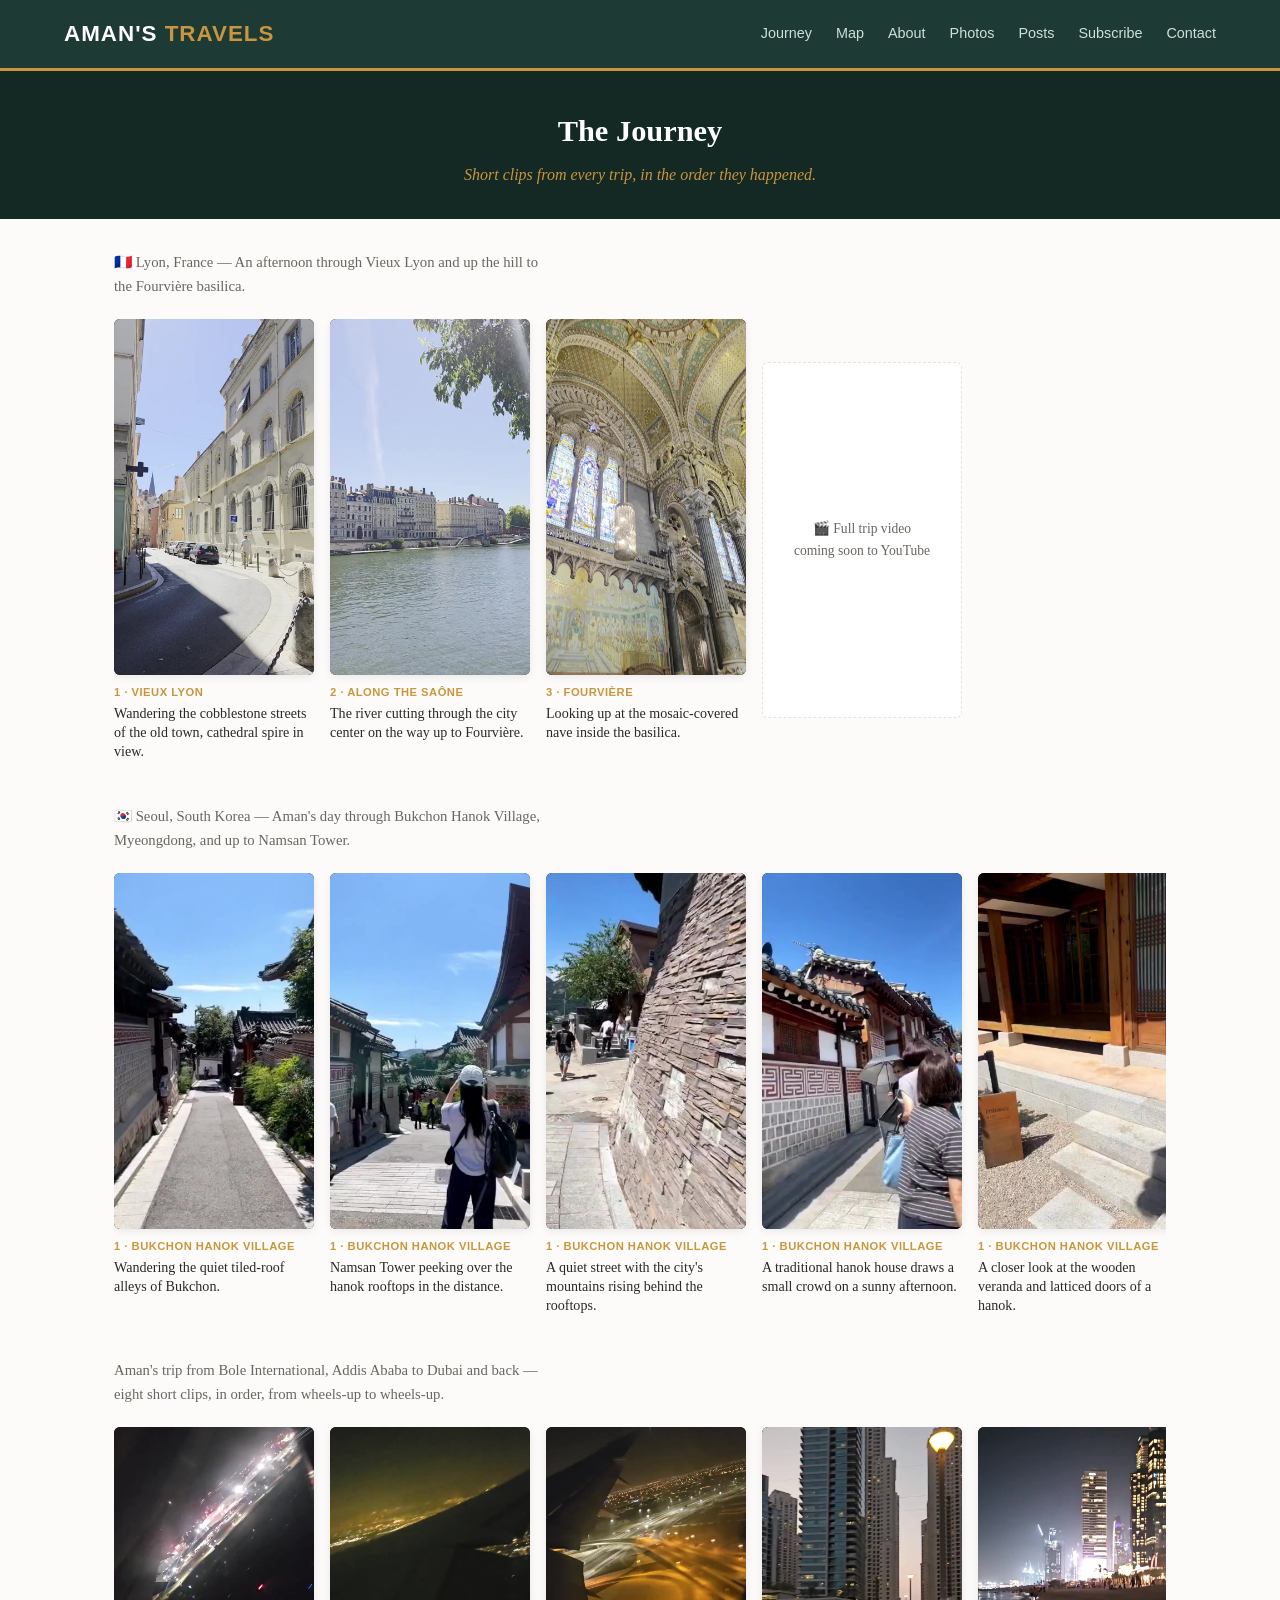
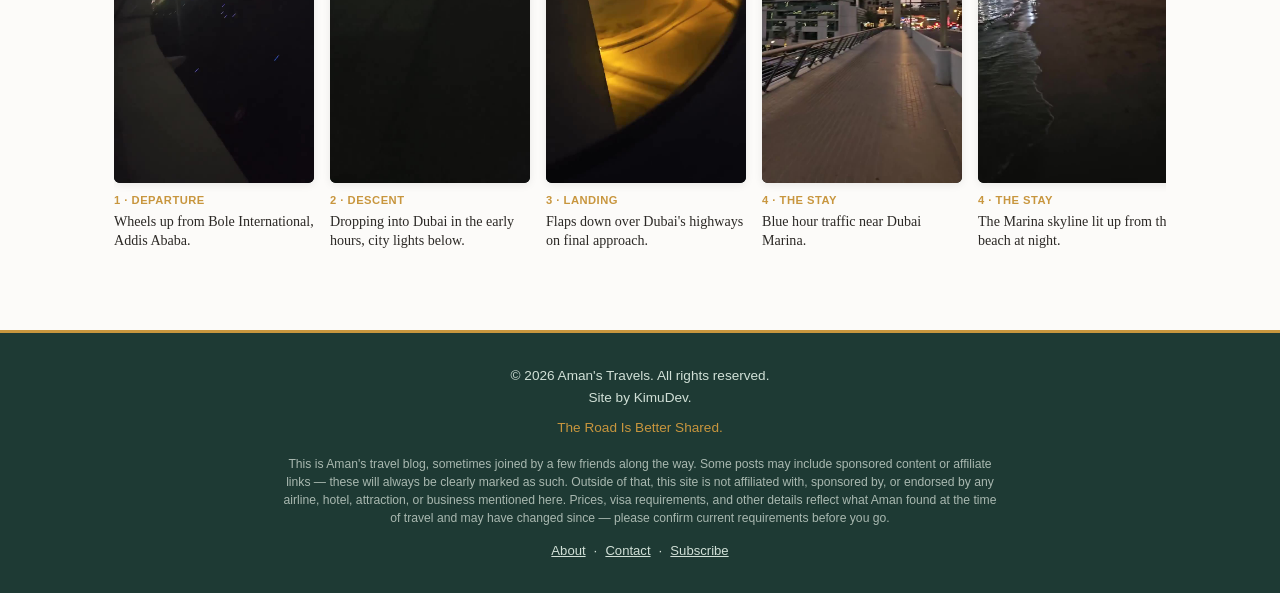
<file: journey.html>
<!doctype html>
<html lang="en">
<head>
  <meta charset="utf-8" />
  <meta name="viewport" content="width=device-width,initial-scale=1" />
  <title>The Journey — Aman's Travels</title>
  <meta name="description" content="Short video clips from every trip, in order — Bukchon Hanok Village to Namsan Tower in Seoul, Bole International to Dubai and back." />
  <link rel="canonical" href="https://teredatrades.github.io/Amanstravels/journey.html" />

  <meta property="og:type" content="website" />
  <meta property="og:site_name" content="Aman's Travels" />
  <meta property="og:title" content="The Journey — Aman's Travels" />
  <meta property="og:description" content="Short video clips from every trip, in order — Bukchon Hanok Village to Namsan Tower in Seoul, Bole International to Dubai and back." />
  <meta property="og:url" content="https://teredatrades.github.io/Amanstravels/journey.html" />
  <meta property="og:image" content="https://teredatrades.github.io/Amanstravels/assets/photo11-marina-boat-1600.jpg" />

  <meta name="twitter:card" content="summary_large_image" />
  <meta name="twitter:title" content="The Journey — Aman's Travels" />
  <meta name="twitter:description" content="Short video clips from every trip, in order — Bukchon Hanok Village to Namsan Tower in Seoul, Bole International to Dubai and back." />
  <meta name="twitter:image" content="https://teredatrades.github.io/Amanstravels/assets/photo11-marina-boat-1600.jpg" />

  <script type="application/ld+json">
  {
    "@context": "https://schema.org",
    "@type": "WebPage",
    "name": "The Journey — Aman's Travels",
    "isPartOf": { "@type": "WebSite", "name": "Aman's Travels", "url": "https://teredatrades.github.io/Amanstravels/" },
    "description": "Short video clips from every trip, in order — Bukchon Hanok Village to Namsan Tower in Seoul, Bole International to Dubai and back.",
    "author": { "@type": "Person", "name": "Aman" }
  }
  </script>

  <link rel="stylesheet" href="css/style.css?v=56e8b0a6" />
  <!-- Analytics: GoatCounter (free, cookie-less, no banner needed).
       Site: https://amanstravels.goatcounter.com -->
  <script data-goatcounter="https://amanstravels.goatcounter.com/count"
          async src="//gc.zgo.at/count.js"></script>
</head>
<body>
  <nav>
    <div class="logo"><a href="index.html" style="color:inherit;text-decoration:none;">Aman's <span>Travels</span></a></div>
    <button class="nav-toggle" aria-label="Toggle menu" aria-expanded="false"><span></span><span></span><span></span></button>
    <ul class="nav-links">
      <li><a href="journey.html">Journey</a></li>
      <li><a href="map.html">Map</a></li>
      <li><a href="about.html">About</a></li>
      <li><a href="gallery.html">Photos</a></li>
      <li><a href="posts.html">Posts</a></li>
      <li><a href="subscribe.html">Subscribe</a></li>
      <li><a href="contact.html">Contact</a></li>
    </ul>
  </nav>
  <header class="page-header">
    <h1>The Journey</h1>
    <p class="page-subtitle">Short clips from every trip, in the order they happened.</p>
  </header>
  <section class="journey-section" id="journey">
    <p class="journey-intro">🇫🇷 Lyon, France — An afternoon through Vieux Lyon and up the hill to the Fourvière basilica.</p>
    <div class="journey-strip">

      <div class="journey-card">
        <div class="video-frame">
          <video poster="assets/videos/posters/clip23-vieux-lyon-walk.jpg" data-src="assets/videos/clip23-vieux-lyon-walk.mp4" muted loop playsinline preload="none"></video>
        </div>
        <div class="journey-step">1 · Vieux Lyon</div>
        <div class="journey-caption">Wandering the cobblestone streets of the old town, cathedral spire in view.</div>
      </div>

      <div class="journey-card">
        <div class="video-frame">
          <video poster="assets/videos/posters/clip24-saone-riverfront.jpg" data-src="assets/videos/clip24-saone-riverfront.mp4" muted loop playsinline preload="none"></video>
        </div>
        <div class="journey-step">2 · Along the Saône</div>
        <div class="journey-caption">The river cutting through the city center on the way up to Fourvière.</div>
      </div>

      <div class="journey-card">
        <div class="video-frame">
          <video poster="assets/videos/posters/clip25-fourviere-interior.jpg" data-src="assets/videos/clip25-fourviere-interior.mp4" muted loop playsinline preload="none"></video>
        </div>
        <div class="journey-step">3 · Fourvière</div>
        <div class="journey-caption">Looking up at the mosaic-covered nave inside the basilica.</div>
      </div>

      <div class="journey-youtube-card">
        <div class="video-frame">
          <p>🎬 Full trip video<br>coming soon to YouTube</p>
        </div>
      </div>

    </div>
    <p class="journey-intro" style="margin-top: 1.75rem;">🇰🇷 Seoul, South Korea — Aman's day through Bukchon Hanok Village, Myeongdong, and up to Namsan Tower.</p>
    <div class="journey-strip">

      <div class="journey-card">
        <div class="video-frame">
          <video poster="assets/videos/posters/clip9-bukchon-alley.jpg" data-src="assets/videos/clip9-bukchon-alley.mp4" muted loop playsinline preload="none"></video>
        </div>
        <div class="journey-step">1 · Bukchon Hanok Village</div>
        <div class="journey-caption">Wandering the quiet tiled-roof alleys of Bukchon.</div>
      </div>

      <div class="journey-card">
        <div class="video-frame">
          <video poster="assets/videos/posters/clip10-bukchon-walking.jpg" data-src="assets/videos/clip10-bukchon-walking.mp4" muted loop playsinline preload="none"></video>
        </div>
        <div class="journey-step">1 · Bukchon Hanok Village</div>
        <div class="journey-caption">Namsan Tower peeking over the hanok rooftops in the distance.</div>
      </div>

      <div class="journey-card">
        <div class="video-frame">
          <video poster="assets/videos/posters/clip16-bukchon-mountain-view.jpg" data-src="assets/videos/clip16-bukchon-mountain-view.mp4" muted loop playsinline preload="none"></video>
        </div>
        <div class="journey-step">1 · Bukchon Hanok Village</div>
        <div class="journey-caption">A quiet street with the city's mountains rising behind the rooftops.</div>
      </div>

      <div class="journey-card">
        <div class="video-frame">
          <video poster="assets/videos/posters/clip11-bukchon-hanok.jpg" data-src="assets/videos/clip11-bukchon-hanok.mp4" muted loop playsinline preload="none"></video>
        </div>
        <div class="journey-step">1 · Bukchon Hanok Village</div>
        <div class="journey-caption">A traditional hanok house draws a small crowd on a sunny afternoon.</div>
      </div>

      <div class="journey-card">
        <div class="video-frame">
          <video poster="assets/videos/posters/clip15-bukchon-hanok-interior.jpg" data-src="assets/videos/clip15-bukchon-hanok-interior.mp4" muted loop playsinline preload="none"></video>
        </div>
        <div class="journey-step">1 · Bukchon Hanok Village</div>
        <div class="journey-caption">A closer look at the wooden veranda and latticed doors of a hanok.</div>
      </div>

      <div class="journey-card">
        <div class="video-frame">
          <video poster="assets/videos/posters/clip12-myeongdong-street.jpg" data-src="assets/videos/clip12-myeongdong-street.mp4" muted loop playsinline preload="none"></video>
        </div>
        <div class="journey-step">2 · Myeongdong</div>
        <div class="journey-caption">Neon storefronts and shopping streets in Myeongdong.</div>
      </div>

      <div class="journey-card">
        <div class="video-frame">
          <video poster="assets/videos/posters/clip17-myeongdong-souvenirs.jpg" data-src="assets/videos/clip17-myeongdong-souvenirs.mp4" muted loop playsinline preload="none"></video>
        </div>
        <div class="journey-step">2 · Myeongdong</div>
        <div class="journey-caption">Walls of squishy souvenir bread and snack keychains.</div>
      </div>

      <div class="journey-card">
        <div class="video-frame">
          <video poster="assets/videos/posters/clip18-myeongdong-storefront.jpg" data-src="assets/videos/clip18-myeongdong-storefront.mp4" muted loop playsinline preload="none"></video>
        </div>
        <div class="journey-step">2 · Myeongdong</div>
        <div class="journey-caption">Flagship storefronts along Myeongdong's main strip.</div>
      </div>

      <div class="journey-card">
        <div class="video-frame">
          <video poster="assets/videos/posters/clip13-namsan-approach.jpg" data-src="assets/videos/clip13-namsan-approach.mp4" muted loop playsinline preload="none"></video>
        </div>
        <div class="journey-step">3 · Namsan Tower</div>
        <div class="journey-caption">Climbing through the trees toward N Seoul Tower.</div>
      </div>

      <div class="journey-card">
        <div class="video-frame">
          <video poster="assets/videos/posters/clip14-namsan-base.jpg" data-src="assets/videos/clip14-namsan-base.mp4" muted loop playsinline preload="none"></video>
        </div>
        <div class="journey-step">3 · Namsan Tower</div>
        <div class="journey-caption">Reaching the base of Namsan Tower before the cable car ride down.</div>
      </div>

      <div class="journey-card">
        <div class="video-frame">
          <video poster="assets/videos/posters/clip19-namsan-cablecar-ascent.jpg" data-src="assets/videos/clip19-namsan-cablecar-ascent.mp4" muted loop playsinline preload="none"></video>
        </div>
        <div class="journey-step">3 · Namsan Tower</div>
        <div class="journey-caption">The Namsan Cable Car climbing up through the park.</div>
      </div>

      <div class="journey-card">
        <div class="video-frame">
          <video poster="assets/videos/posters/clip20-namsan-locks.jpg" data-src="assets/videos/clip20-namsan-locks.mp4" muted loop playsinline preload="none"></video>
        </div>
        <div class="journey-step">3 · Namsan Tower</div>
        <div class="journey-caption">Thousands of padlocks left behind at the summit's love-lock fences.</div>
      </div>

      <div class="journey-card">
        <div class="video-frame">
          <video poster="assets/videos/posters/clip21-namsan-deck.jpg" data-src="assets/videos/clip21-namsan-deck.mp4" muted loop playsinline preload="none"></video>
        </div>
        <div class="journey-step">3 · Namsan Tower</div>
        <div class="journey-caption">More love locks, with the city spread out below the summit deck.</div>
      </div>

      <div class="journey-card">
        <div class="video-frame">
          <video poster="assets/videos/posters/clip22-namsan-panorama.jpg" data-src="assets/videos/clip22-namsan-panorama.mp4" muted loop playsinline preload="none"></video>
        </div>
        <div class="journey-step">3 · Namsan Tower</div>
        <div class="journey-caption">The full Seoul skyline from the summit observation deck.</div>
      </div>

      <div class="journey-youtube-card">
        <div class="video-frame">
          <p>🎬 Full trip video<br>coming soon to YouTube</p>
        </div>
      </div>

    </div>
    <p class="journey-intro" style="margin-top: 1.75rem;">Aman's trip from Bole International, Addis Ababa to Dubai and back — eight short clips, in order, from wheels-up to wheels-up.</p>
    <div class="journey-strip">

      <div class="journey-card">
        <div class="video-frame">
          <video poster="assets/videos/posters/clip6-addis-takeoff.jpg" data-src="assets/videos/clip6-addis-takeoff.mp4" muted loop playsinline preload="none"></video>
        </div>
        <div class="journey-step">1 · Departure</div>
        <div class="journey-caption">Wheels up from Bole International, Addis Ababa.</div>
      </div>

      <div class="journey-card">
        <div class="video-frame">
          <video poster="assets/videos/posters/clip7-dubai-descent.jpg" data-src="assets/videos/clip7-dubai-descent.mp4" muted loop playsinline preload="none"></video>
        </div>
        <div class="journey-step">2 · Descent</div>
        <div class="journey-caption">Dropping into Dubai in the early hours, city lights below.</div>
      </div>

      <div class="journey-card">
        <div class="video-frame">
          <video poster="assets/videos/posters/clip8-dubai-landing.jpg" data-src="assets/videos/clip8-dubai-landing.mp4" muted loop playsinline preload="none"></video>
        </div>
        <div class="journey-step">3 · Landing</div>
        <div class="journey-caption">Flaps down over Dubai's highways on final approach.</div>
      </div>

      <div class="journey-card">
        <div class="video-frame">
          <video poster="assets/videos/posters/clip4-marina-street-bluehour.jpg" data-src="assets/videos/clip4-marina-street-bluehour.mp4" muted loop playsinline preload="none"></video>
        </div>
        <div class="journey-step">4 · The Stay</div>
        <div class="journey-caption">Blue hour traffic near Dubai Marina.</div>
      </div>

      <div class="journey-card">
        <div class="video-frame">
          <video poster="assets/videos/posters/clip3-beach-skyline-night.jpg" data-src="assets/videos/clip3-beach-skyline-night.mp4" muted loop playsinline preload="none"></video>
        </div>
        <div class="journey-step">4 · The Stay</div>
        <div class="journey-caption">The Marina skyline lit up from the beach at night.</div>
      </div>

      <div class="journey-card">
        <div class="video-frame">
          <video poster="assets/videos/posters/clip1-marina-water-night.jpg" data-src="assets/videos/clip1-marina-water-night.mp4" muted loop playsinline preload="none"></video>
        </div>
        <div class="journey-step">4 · The Stay</div>
        <div class="journey-caption">Waves rolling onto the sand after dark.</div>
      </div>

      <div class="journey-card">
        <div class="video-frame">
          <video poster="assets/videos/posters/clip2-marina-water-night2.jpg" data-src="assets/videos/clip2-marina-water-night2.mp4" muted loop playsinline preload="none"></video>
        </div>
        <div class="journey-step">4 · The Stay</div>
        <div class="journey-caption">One more pass of the tide before heading in.</div>
      </div>

      <div class="journey-card">
        <div class="video-frame">
          <video poster="assets/videos/posters/clip5-takeoff-wing.jpg" data-src="assets/videos/clip5-takeoff-wing.mp4" muted loop playsinline preload="none"></video>
        </div>
        <div class="journey-step">5 · Departure</div>
        <div class="journey-caption">Leaving Dubai as the sun goes down over the hangars.</div>
      </div>

      <div class="journey-youtube-card">
        <div class="video-frame">
          <p>🎬 Full trip video<br>coming soon to YouTube</p>
        </div>
      </div>

    </div>

  </section>
  <footer>
    <p>&copy; 2026 Aman's Travels. All rights reserved.</p>
    <p class="footer-credit">Site by KimuDev.</p>
    <p class="tagline">The Road Is Better Shared.</p>
    <p class="disclaimer">This is Aman's travel blog, sometimes joined by a few friends along the way. Some posts may include sponsored content or affiliate links — these will always be clearly marked as such. Outside of that, this site is not affiliated with, sponsored by, or endorsed by any airline, hotel, attraction, or business mentioned here. Prices, visa requirements, and other details reflect what Aman found at the time of travel and may have changed since — please confirm current requirements before you go.</p>
    <p class="footer-links"><a href="about.html">About</a>&middot;<a href="contact.html">Contact</a>&middot;<a href="subscribe.html">Subscribe</a></p>
  </footer>
  <script src="js/site.js?v=abb0a1a4"></script>
</body>
</html>
</file>
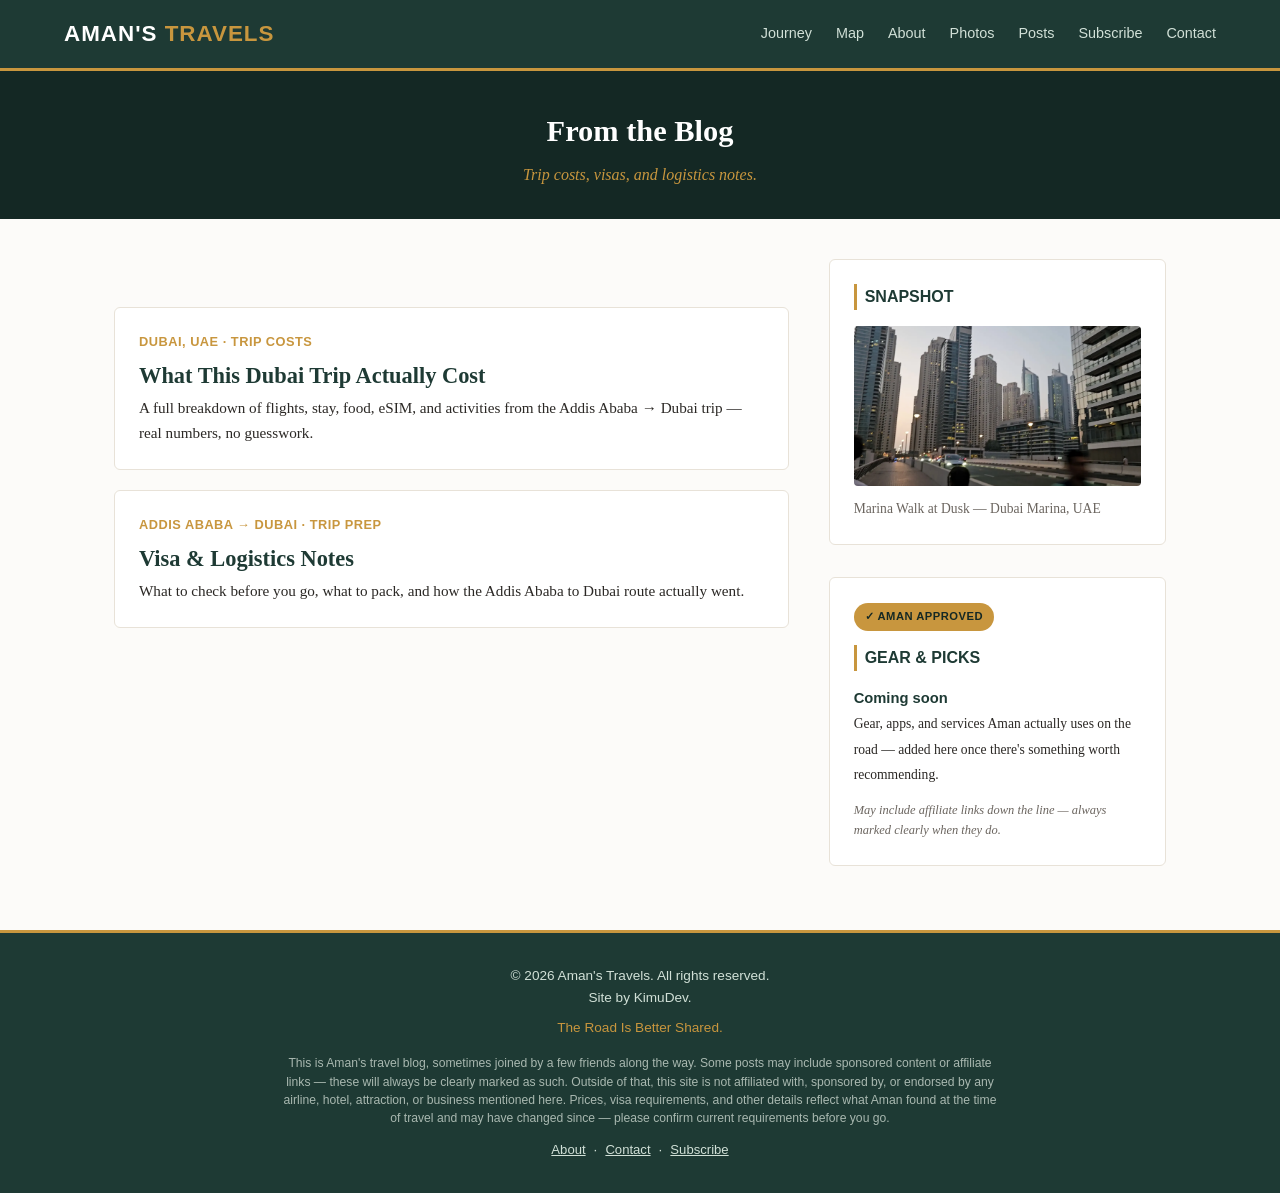
<file: posts.html>
<!doctype html>
<html lang="en">
<head>
  <meta charset="utf-8" />
  <meta name="viewport" content="width=device-width,initial-scale=1" />
  <title>Posts — Aman's Travels</title>
  <meta name="description" content="Trip-cost breakdowns, visa notes, and logistics tips from Aman's travels." />
  <link rel="canonical" href="https://teredatrades.github.io/Amanstravels/posts.html" />

  <meta property="og:type" content="website" />
  <meta property="og:site_name" content="Aman's Travels" />
  <meta property="og:title" content="Posts — Aman's Travels" />
  <meta property="og:description" content="Trip-cost breakdowns, visa notes, and logistics tips from Aman's travels." />
  <meta property="og:url" content="https://teredatrades.github.io/Amanstravels/posts.html" />
  <meta property="og:image" content="https://teredatrades.github.io/Amanstravels/assets/photo11-marina-boat-1600.jpg" />

  <meta name="twitter:card" content="summary_large_image" />
  <meta name="twitter:title" content="Posts — Aman's Travels" />
  <meta name="twitter:description" content="Trip-cost breakdowns, visa notes, and logistics tips from Aman's travels." />
  <meta name="twitter:image" content="https://teredatrades.github.io/Amanstravels/assets/photo11-marina-boat-1600.jpg" />

  <script type="application/ld+json">
  {
    "@context": "https://schema.org",
    "@type": "WebPage",
    "name": "Posts — Aman's Travels",
    "isPartOf": { "@type": "WebSite", "name": "Aman's Travels", "url": "https://teredatrades.github.io/Amanstravels/" },
    "description": "Trip-cost breakdowns, visa notes, and logistics tips from Aman's travels.",
    "author": { "@type": "Person", "name": "Aman" }
  }
  </script>

  <link rel="stylesheet" href="css/style.css?v=56e8b0a6" />
  <!-- Analytics: GoatCounter (free, cookie-less, no banner needed).
       Site: https://amanstravels.goatcounter.com -->
  <script data-goatcounter="https://amanstravels.goatcounter.com/count"
          async src="//gc.zgo.at/count.js"></script>
</head>
<body>
  <nav>
    <div class="logo"><a href="index.html" style="color:inherit;text-decoration:none;">Aman's <span>Travels</span></a></div>
    <button class="nav-toggle" aria-label="Toggle menu" aria-expanded="false"><span></span><span></span><span></span></button>
    <ul class="nav-links">
      <li><a href="journey.html">Journey</a></li>
      <li><a href="map.html">Map</a></li>
      <li><a href="about.html">About</a></li>
      <li><a href="gallery.html">Photos</a></li>
      <li><a href="posts.html">Posts</a></li>
      <li><a href="subscribe.html">Subscribe</a></li>
      <li><a href="contact.html">Contact</a></li>
    </ul>
  </nav>
  <header class="page-header">
    <h1>From the Blog</h1>
    <p class="page-subtitle">Trip costs, visas, and logistics notes.</p>
  </header>
  <div class="container">
    <main>
      <section class="posts-section">
        <div class="posts-list">
          <a class="post-card" href="posts/dubai-trip-cost-breakdown.html">
            <div class="entry-location">Dubai, UAE · Trip Costs</div>
            <h3 class="entry-title">What This Dubai Trip Actually Cost</h3>
            <span class="entry-excerpt">A full breakdown of flights, stay, food, eSIM, and activities from the Addis Ababa → Dubai trip — real numbers, no guesswork.</span>
          </a>
          <a class="post-card" href="posts/dubai-visa-logistics.html">
            <div class="entry-location">Addis Ababa → Dubai · Trip Prep</div>
            <h3 class="entry-title">Visa &amp; Logistics Notes</h3>
            <span class="entry-excerpt">What to check before you go, what to pack, and how the Addis Ababa to Dubai route actually went.</span>
          </a>
        </div>
      </section>

    </main>

    <aside class="sidebar">

      <div class="widget snapshot-widget">
        <h3 class="widget-title">Snapshot</h3>
        <picture>
          <source srcset="assets/photo6-mirador-norte-480.webp 480w, assets/photo6-mirador-norte-800.webp 800w, assets/photo6-mirador-norte-1600.webp 1600w" type="image/webp">
          <img src="assets/photo6-mirador-norte-800.jpg" alt="Fence with many padlocks overlooking a valley and distant city below" loading="lazy">
        </picture>
        <p>Mirador al Norte, Monserrate — Bogotá, Colombia</p>
      </div>

      <div class="widget approved-widget">
        <span class="approved-badge">&check; Aman Approved</span>
        <h3 class="widget-title" style="margin-top:0;">Gear &amp; Picks</h3>
        <ul class="approved-list">
          <li><strong>Coming soon</strong><span>Gear, apps, and services Aman actually uses on the road — added here once there's something worth recommending.</span></li>
        </ul>
        <p class="approved-note">May include affiliate links down the line — always marked clearly when they do.</p>
      </div>

      <!-- Ad slot (sidebar) — scaffolded, not live. To activate: uncomment
           the .widget.ad-slot.ad-slot--sidebar div below and paste an ad
           network's unit code (e.g. AdSense) or an affiliate banner
           <a><img></a> inside it, replacing the placeholder text.
      <div class="widget ad-slot ad-slot--sidebar">
        <span class="ad-label">Advertisement</span>
      </div>
      -->

          </aside>
  </div>

  <footer>
    <p>&copy; 2026 Aman's Travels. All rights reserved.</p>
    <p class="footer-credit">Site by KimuDev.</p>
    <p class="tagline">The Road Is Better Shared.</p>
    <p class="disclaimer">This is Aman's travel blog, sometimes joined by a few friends along the way. Some posts may include sponsored content or affiliate links — these will always be clearly marked as such. Outside of that, this site is not affiliated with, sponsored by, or endorsed by any airline, hotel, attraction, or business mentioned here. Prices, visa requirements, and other details reflect what Aman found at the time of travel and may have changed since — please confirm current requirements before you go.</p>
    <p class="footer-links"><a href="about.html">About</a>&middot;<a href="contact.html">Contact</a>&middot;<a href="subscribe.html">Subscribe</a></p>
  </footer>
  <script src="js/site.js?v=abb0a1a4"></script>
</body>
</html>
</file>
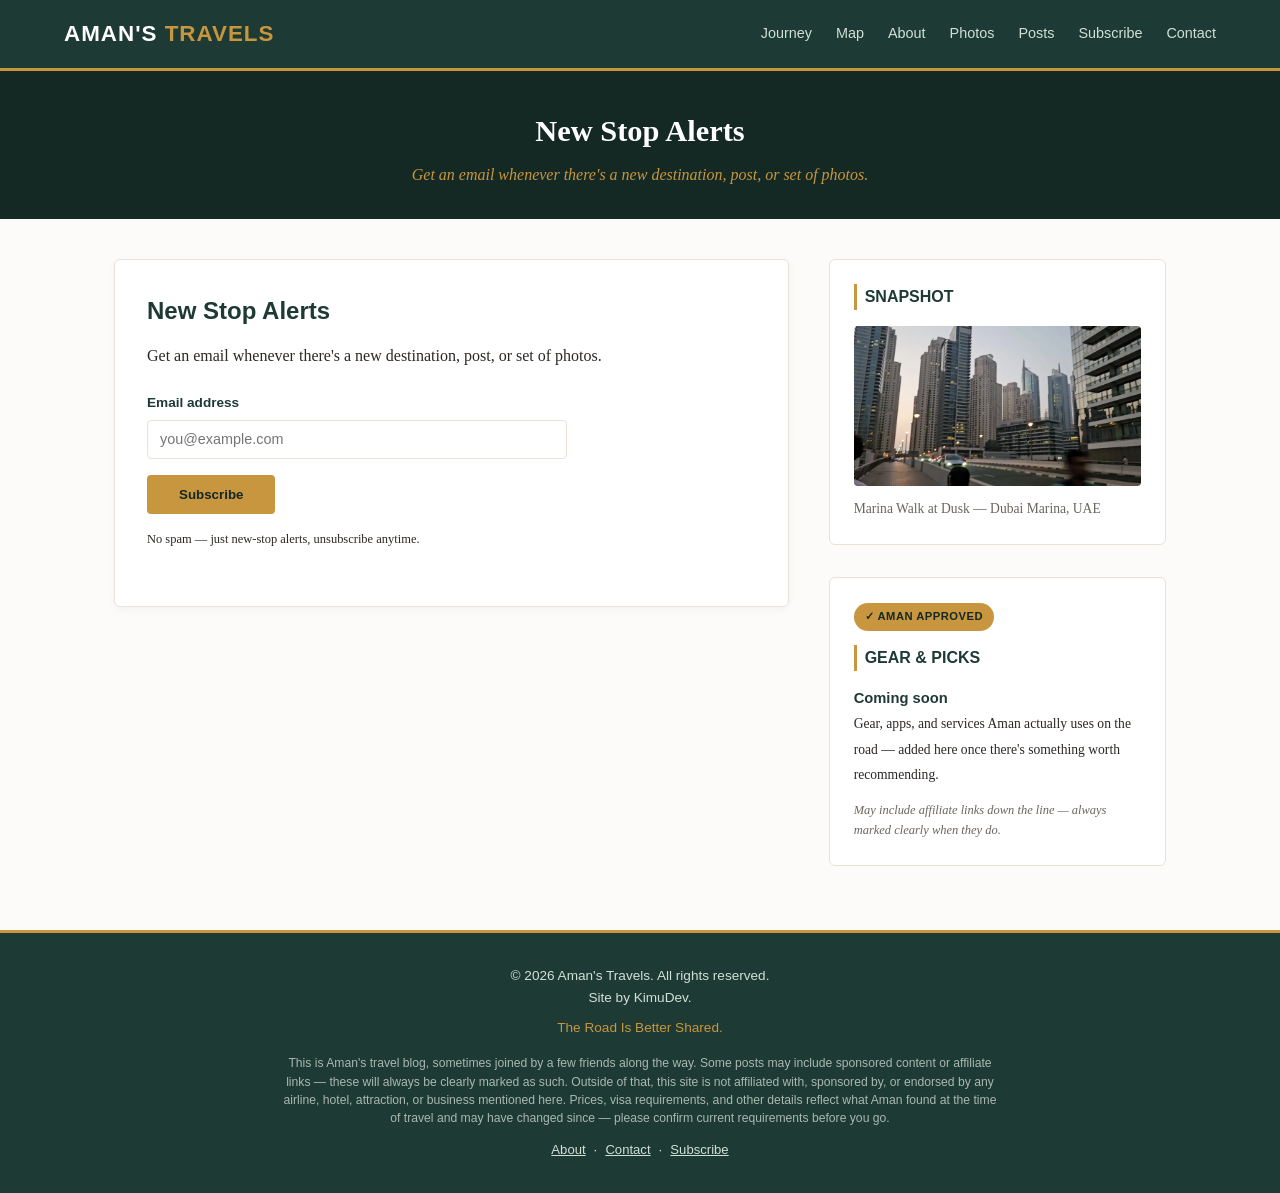
<file: subscribe.html>
<!doctype html>
<html lang="en">
<head>
  <meta charset="utf-8" />
  <meta name="viewport" content="width=device-width,initial-scale=1" />
  <title>Subscribe — Aman's Travels</title>
  <meta name="description" content="Get an email whenever there's a new destination, post, or set of photos from Aman's Travels." />
  <link rel="canonical" href="https://teredatrades.github.io/Amanstravels/subscribe.html" />

  <meta property="og:type" content="website" />
  <meta property="og:site_name" content="Aman's Travels" />
  <meta property="og:title" content="Subscribe — Aman's Travels" />
  <meta property="og:description" content="Get an email whenever there's a new destination, post, or set of photos from Aman's Travels." />
  <meta property="og:url" content="https://teredatrades.github.io/Amanstravels/subscribe.html" />
  <meta property="og:image" content="https://teredatrades.github.io/Amanstravels/assets/photo11-marina-boat-1600.jpg" />

  <meta name="twitter:card" content="summary_large_image" />
  <meta name="twitter:title" content="Subscribe — Aman's Travels" />
  <meta name="twitter:description" content="Get an email whenever there's a new destination, post, or set of photos from Aman's Travels." />
  <meta name="twitter:image" content="https://teredatrades.github.io/Amanstravels/assets/photo11-marina-boat-1600.jpg" />

  <script type="application/ld+json">
  {
    "@context": "https://schema.org",
    "@type": "WebPage",
    "name": "Subscribe — Aman's Travels",
    "isPartOf": { "@type": "WebSite", "name": "Aman's Travels", "url": "https://teredatrades.github.io/Amanstravels/" },
    "description": "Get an email whenever there's a new destination, post, or set of photos from Aman's Travels.",
    "author": { "@type": "Person", "name": "Aman" }
  }
  </script>

  <link rel="stylesheet" href="css/style.css?v=56e8b0a6" />
  <script data-goatcounter="https://amanstravels.goatcounter.com/count"
          async src="//gc.zgo.at/count.js"></script>
</head>
<body>
  <nav>
    <div class="logo"><a href="index.html" style="color:inherit;text-decoration:none;">Aman's <span>Travels</span></a></div>
    <button class="nav-toggle" aria-label="Toggle menu" aria-expanded="false"><span></span><span></span><span></span></button>
    <ul class="nav-links">
      <li><a href="journey.html">Journey</a></li>
      <li><a href="map.html">Map</a></li>
      <li><a href="about.html">About</a></li>
      <li><a href="gallery.html">Photos</a></li>
      <li><a href="posts.html">Posts</a></li>
      <li><a href="subscribe.html">Subscribe</a></li>
      <li><a href="contact.html">Contact</a></li>
    </ul>
  </nav>
  <header class="page-header">
    <h1>New Stop Alerts</h1>
    <p class="page-subtitle">Get an email whenever there's a new destination, post, or set of photos.</p>
  </header>
  <div class="container">
    <main>
      <section class="form-card">
        <h2>New Stop Alerts</h2>
        <p>Get an email whenever there's a new destination, post, or set of photos.</p>
        <div class="form-success" hidden>
          <p>✅ You're on the list — watch your inbox for the next update.</p>
        </div>
        <form class="site-form" action="https://formspree.io/f/xwlkynek" method="POST">
          <input type="hidden" name="_subject" value="New newsletter signup — Aman's Travels" />
          <input type="hidden" name="_next" value="https://teredatrades.github.io/Amanstravels/subscribe.html?sent=1" />
          <label for="sub-hp" class="hp-field" aria-hidden="true">Leave this field blank</label>
          <input type="text" id="sub-hp" name="_gotcha" class="hp-field" tabindex="-1" autocomplete="off" aria-hidden="true" />
          <div>
            <label for="sub-email">Email address</label>
            <input type="email" id="sub-email" name="email" placeholder="you@example.com" required />
          </div>
          <button type="submit">Subscribe</button>
        </form>
        <p class="form-note">No spam — just new-stop alerts, unsubscribe anytime.</p>
      </section>
    </main>

    <aside class="sidebar">

      <div class="widget snapshot-widget">
        <h3 class="widget-title">Snapshot</h3>
        <picture>
          <source srcset="assets/photo6-mirador-norte-480.webp 480w, assets/photo6-mirador-norte-800.webp 800w, assets/photo6-mirador-norte-1600.webp 1600w" type="image/webp">
          <img src="assets/photo6-mirador-norte-800.jpg" alt="Fence with many padlocks overlooking a valley and distant city below" loading="lazy">
        </picture>
        <p>Mirador al Norte, Monserrate — Bogotá, Colombia</p>
      </div>

      <div class="widget approved-widget">
        <span class="approved-badge">&check; Aman Approved</span>
        <h3 class="widget-title" style="margin-top:0;">Gear &amp; Picks</h3>
        <ul class="approved-list">
          <li><strong>Coming soon</strong><span>Gear, apps, and services Aman actually uses on the road — added here once there's something worth recommending.</span></li>
        </ul>
        <p class="approved-note">May include affiliate links down the line — always marked clearly when they do.</p>
      </div>

      <!-- Ad slot (sidebar) — scaffolded, not live. To activate: uncomment
           the .widget.ad-slot.ad-slot--sidebar div below and paste an ad
           network's unit code (e.g. AdSense) or an affiliate banner
           <a><img></a> inside it, replacing the placeholder text.
      <div class="widget ad-slot ad-slot--sidebar">
        <span class="ad-label">Advertisement</span>
      </div>
      -->

          </aside>
  </div>

  <footer>
    <p>&copy; 2026 Aman's Travels. All rights reserved.</p>
    <p class="footer-credit">Site by KimuDev.</p>
    <p class="tagline">The Road Is Better Shared.</p>
    <p class="disclaimer">This is Aman's travel blog, sometimes joined by a few friends along the way. Some posts may include sponsored content or affiliate links — these will always be clearly marked as such. Outside of that, this site is not affiliated with, sponsored by, or endorsed by any airline, hotel, attraction, or business mentioned here. Prices, visa requirements, and other details reflect what Aman found at the time of travel and may have changed since — please confirm current requirements before you go.</p>
    <p class="footer-links"><a href="about.html">About</a>&middot;<a href="contact.html">Contact</a>&middot;<a href="subscribe.html">Subscribe</a></p>
  </footer>
  <script src="js/site.js?v=abb0a1a4"></script>
</body>
</html>
</file>
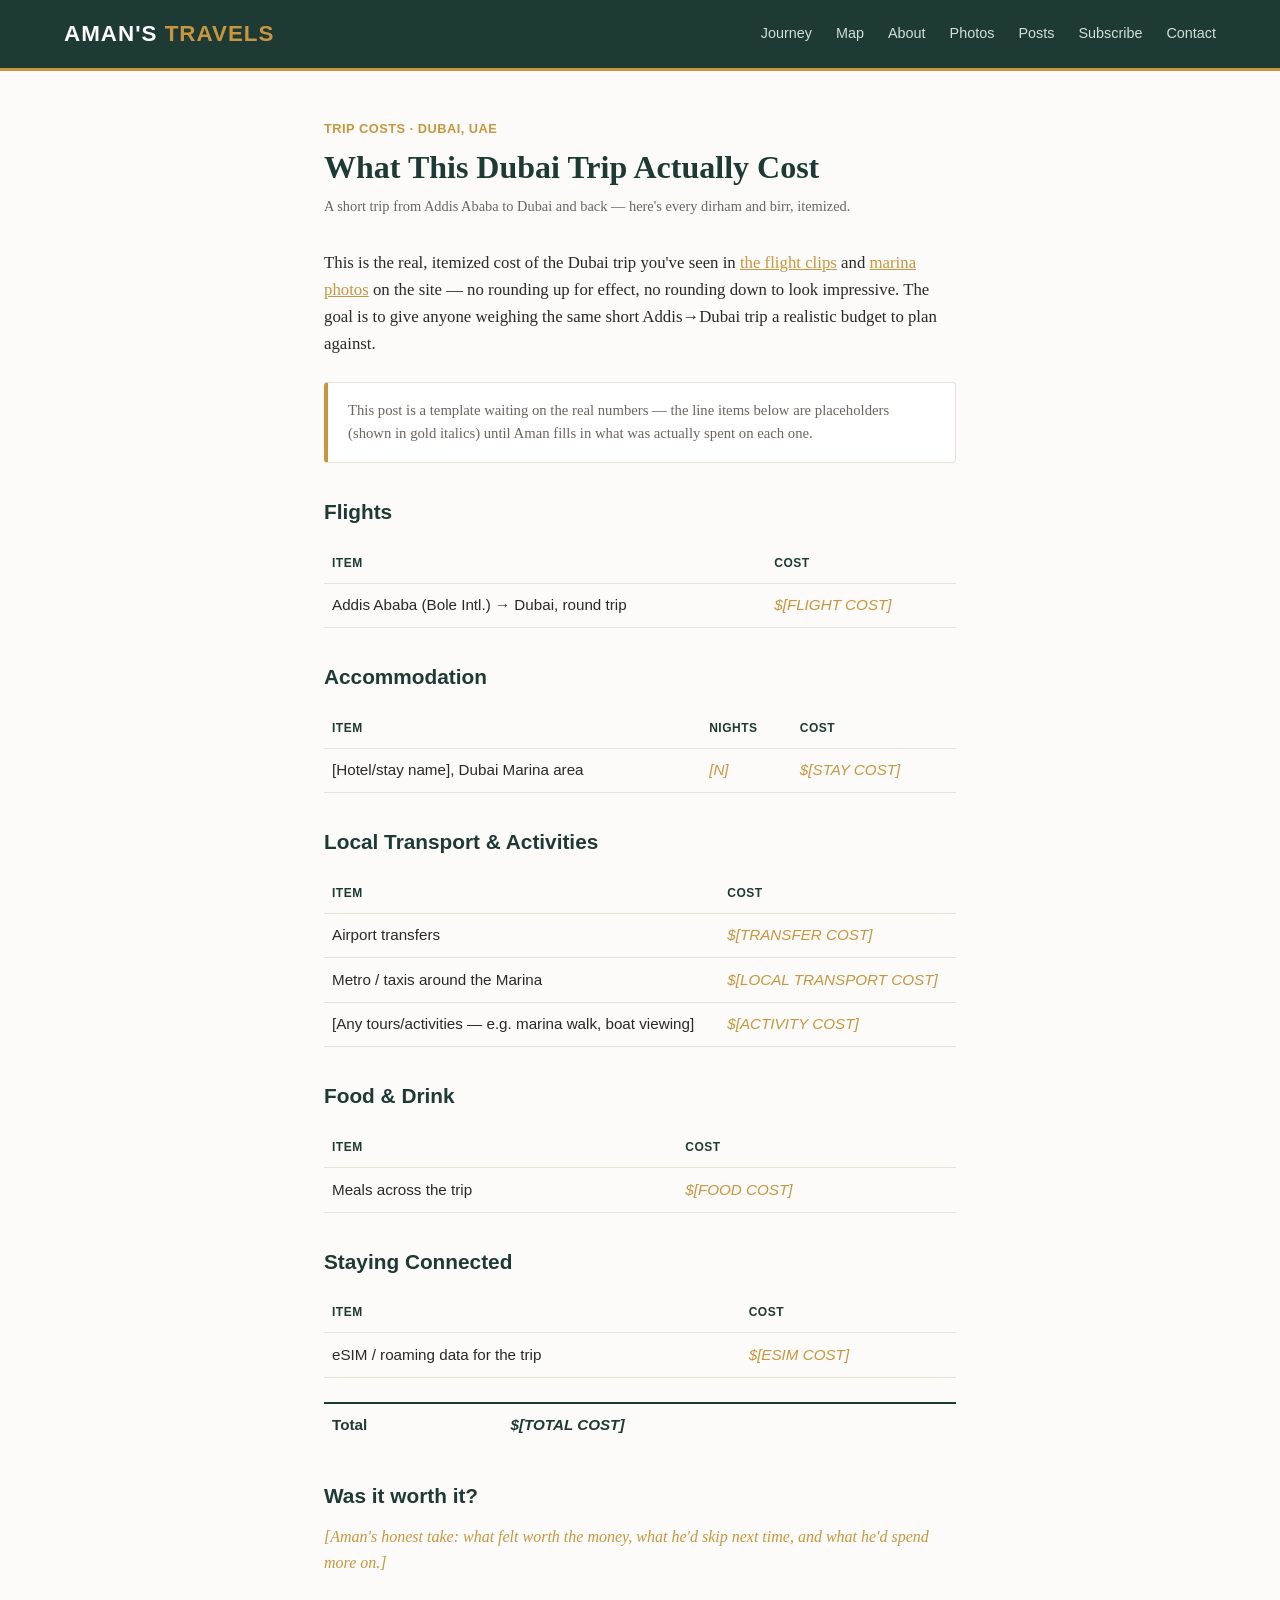
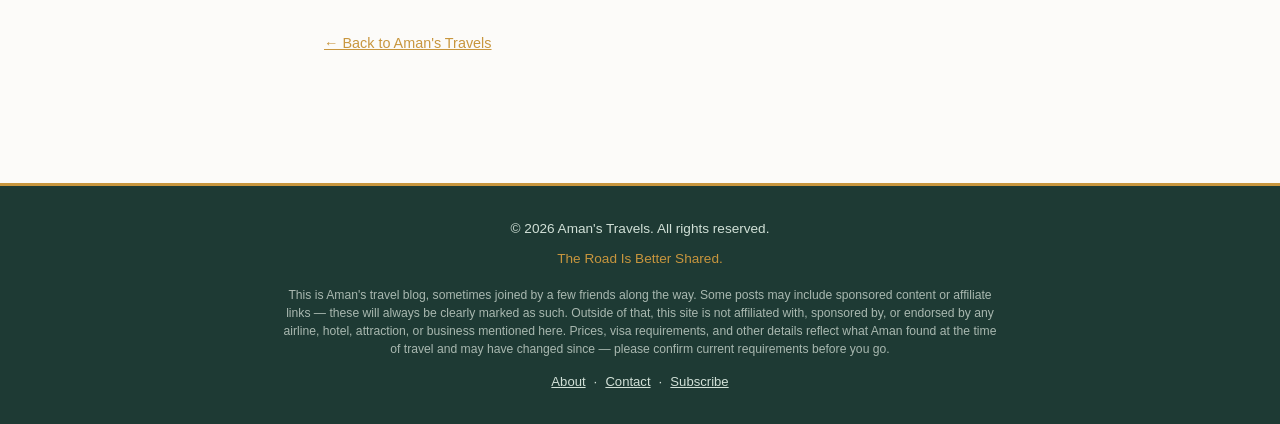
<file: posts/dubai-trip-cost-breakdown.html>
<!doctype html>
<html lang="en">
<head>
  <meta charset="utf-8" />
  <meta name="viewport" content="width=device-width,initial-scale=1" />
  <title>What This Dubai Trip Actually Cost — Aman's Travels</title>
  <meta name="description" content="A real, itemized cost breakdown of a short Addis Ababa to Dubai trip — flights, hotel, food, local transport, eSIM, and activities." />
  <link rel="canonical" href="https://teredatrades.github.io/Amanstravels/posts/dubai-trip-cost-breakdown.html" />

  <!-- Open Graph / social previews -->
  <meta property="og:type" content="article" />
  <meta property="og:site_name" content="Aman's Travels" />
  <meta property="og:title" content="What This Dubai Trip Actually Cost" />
  <meta property="og:description" content="A real, itemized cost breakdown of a short Addis Ababa to Dubai trip — flights, hotel, food, local transport, eSIM, and activities." />
  <meta property="og:url" content="https://teredatrades.github.io/Amanstravels/posts/dubai-trip-cost-breakdown.html" />
  <meta property="og:image" content="https://teredatrades.github.io/Amanstravels/assets/photo11-marina-boat-1600.jpg" />

  <!-- Twitter card -->
  <meta name="twitter:card" content="summary_large_image" />
  <meta name="twitter:title" content="What This Dubai Trip Actually Cost" />
  <meta name="twitter:description" content="A real, itemized cost breakdown of a short Addis Ababa to Dubai trip." />
  <meta name="twitter:image" content="https://teredatrades.github.io/Amanstravels/assets/photo11-marina-boat-1600.jpg" />

  <!-- Structured data for search engines and AI answer engines -->
  <script type="application/ld+json">
  {
    "@context": "https://schema.org",
    "@type": "Article",
    "headline": "What This Dubai Trip Actually Cost",
    "description": "A real, itemized cost breakdown of a short Addis Ababa to Dubai trip — flights, hotel, food, local transport, eSIM, and activities.",
    "author": { "@type": "Person", "name": "Aman" },
    "publisher": { "@type": "Person", "name": "Aman" },
    "mainEntityOfPage": "https://teredatrades.github.io/Amanstravels/posts/dubai-trip-cost-breakdown.html",
    "image": "https://teredatrades.github.io/Amanstravels/assets/photo11-marina-boat-1600.jpg"
  }
  </script>

  <link rel="stylesheet" href="../css/style.css?v=56e8b0a6" />

  <!-- Analytics: GoatCounter, same as the home page -->
  <script data-goatcounter="https://amanstravels.goatcounter.com/count"
          async src="//gc.zgo.at/count.js"></script>
</head>
<body>

  <nav>
    <div class="logo"><a href="../index.html" style="color:inherit;text-decoration:none;">Aman's <span>Travels</span></a></div>
    <button class="nav-toggle" aria-label="Toggle menu" aria-expanded="false"><span></span><span></span><span></span></button>
    <ul class="nav-links">
      <li><a href="../journey.html">Journey</a></li>
      <li><a href="../map.html">Map</a></li>
      <li><a href="../about.html">About</a></li>
      <li><a href="../gallery.html">Photos</a></li>
      <li><a href="../posts.html">Posts</a></li>
      <li><a href="../subscribe.html">Subscribe</a></li>
      <li><a href="../contact.html">Contact</a></li>
    </ul>
  </nav>

  <main class="post-page-main">
    <article class="post-article">
      <div class="post-header">
        <div class="post-kicker">Trip Costs · Dubai, UAE</div>
        <h1>What This Dubai Trip Actually Cost</h1>
        <p class="post-meta">A short trip from Addis Ababa to Dubai and back — here's every dirham and birr, itemized.</p>
      </div>

      <p class="post-intro">
        This is the real, itemized cost of the Dubai trip you've seen in
        <a href="../journey.html">the flight clips</a> and
        <a href="../gallery.html">marina photos</a> on the site —
        no rounding up for effect, no rounding down to look impressive.
        The goal is to give anyone weighing the same short Addis→Dubai
        trip a realistic budget to plan against.
      </p>

      <div class="note-box">
        This post is a template waiting on the real numbers — the line
        items below are placeholders (shown in gold italics) until Aman
        fills in what was actually spent on each one.
      </div>

      <h2>Flights</h2>
      <table class="cost-table">
        <thead><tr><th>Item</th><th>Cost</th></tr></thead>
        <tbody>
          <tr><td>Addis Ababa (Bole Intl.) → Dubai, round trip</td><td class="placeholder">$[FLIGHT COST]</td></tr>
        </tbody>
      </table>

      <h2>Accommodation</h2>
      <table class="cost-table">
        <thead><tr><th>Item</th><th>Nights</th><th>Cost</th></tr></thead>
        <tbody>
          <tr><td>[Hotel/stay name], Dubai Marina area</td><td class="placeholder">[N]</td><td class="placeholder">$[STAY COST]</td></tr>
        </tbody>
      </table>

      <h2>Local Transport &amp; Activities</h2>
      <table class="cost-table">
        <thead><tr><th>Item</th><th>Cost</th></tr></thead>
        <tbody>
          <tr><td>Airport transfers</td><td class="placeholder">$[TRANSFER COST]</td></tr>
          <tr><td>Metro / taxis around the Marina</td><td class="placeholder">$[LOCAL TRANSPORT COST]</td></tr>
          <tr><td>[Any tours/activities — e.g. marina walk, boat viewing]</td><td class="placeholder">$[ACTIVITY COST]</td></tr>
        </tbody>
      </table>

      <h2>Food &amp; Drink</h2>
      <table class="cost-table">
        <thead><tr><th>Item</th><th>Cost</th></tr></thead>
        <tbody>
          <tr><td>Meals across the trip</td><td class="placeholder">$[FOOD COST]</td></tr>
        </tbody>
      </table>

      <h2>Staying Connected</h2>
      <table class="cost-table">
        <thead><tr><th>Item</th><th>Cost</th></tr></thead>
        <tbody>
          <tr><td>eSIM / roaming data for the trip</td><td class="placeholder">$[ESIM COST]</td></tr>
        </tbody>
      </table>

      <table class="cost-table">
        <tfoot>
          <tr><td>Total</td><td class="placeholder">$[TOTAL COST]</td></tr>
        </tfoot>
      </table>

      <!-- Ad slot (in-content) — scaffolded, not live. To activate: uncomment
           the .ad-slot.ad-slot--content div below and paste an ad network's
           unit code or an affiliate banner inside it.
      <div class="ad-slot ad-slot--content">
        <span class="ad-label">Advertisement</span>
      </div>
      -->

      <h2>Was it worth it?</h2>
      <p class="placeholder">
        [Aman's honest take: what felt worth the money, what he'd skip
        next time, and what he'd spend more on.]
      </p>

      <a class="back-link" href="../index.html">&larr; Back to Aman's Travels</a>
    </article>
  </main>

  <footer>
    <p>&copy; 2026 Aman's Travels. All rights reserved.</p>
    <p class="tagline">The Road Is Better Shared.</p>
    <p class="disclaimer">This is Aman's travel blog, sometimes joined by a few friends along the way. Some posts may include sponsored content or affiliate links — these will always be clearly marked as such. Outside of that, this site is not affiliated with, sponsored by, or endorsed by any airline, hotel, attraction, or business mentioned here. Prices, visa requirements, and other details reflect what Aman found at the time of travel and may have changed since — please confirm current requirements before you go.</p>
    <p class="footer-links"><a href="../about.html">About</a>&middot;<a href="../contact.html">Contact</a>&middot;<a href="../subscribe.html">Subscribe</a></p>
  </footer>

  <script src="../js/site.js?v=abb0a1a4"></script>
</body>
</html>
</file>
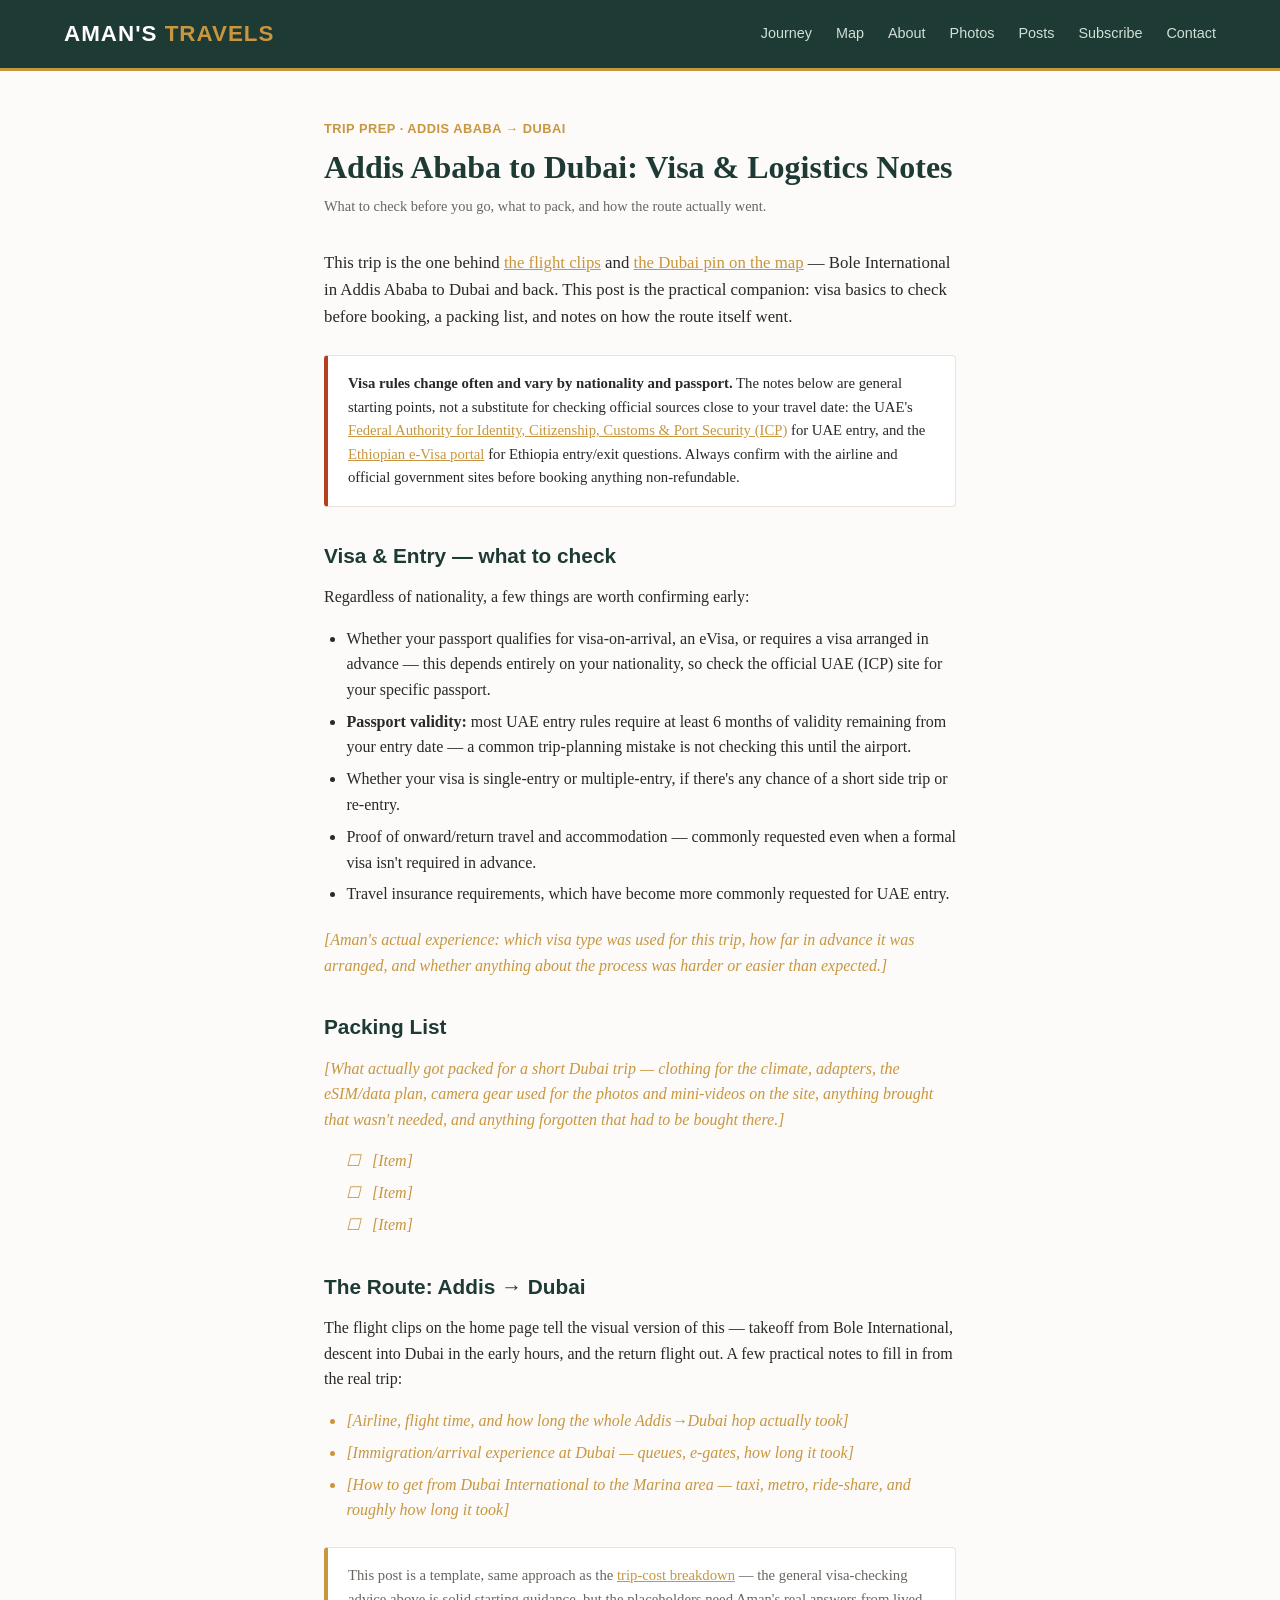
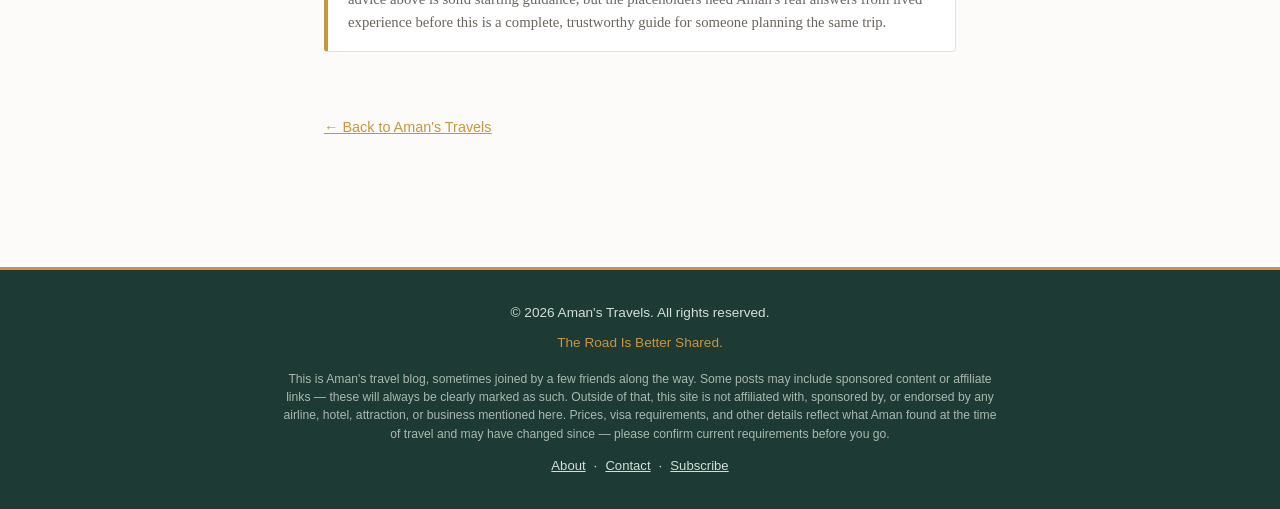
<file: posts/dubai-visa-logistics.html>
<!doctype html>
<html lang="en">
<head>
  <meta charset="utf-8" />
  <meta name="viewport" content="width=device-width,initial-scale=1" />
  <title>Addis Ababa to Dubai: Visa & Logistics Notes — Aman's Travels</title>
  <meta name="description" content="Practical visa, packing, and route notes for the Addis Ababa to Dubai trip — what to check before you go, and how the route actually went." />
  <link rel="canonical" href="https://teredatrades.github.io/Amanstravels/posts/dubai-visa-logistics.html" />

  <!-- Open Graph / social previews -->
  <meta property="og:type" content="article" />
  <meta property="og:site_name" content="Aman's Travels" />
  <meta property="og:title" content="Addis Ababa to Dubai: Visa & Logistics Notes" />
  <meta property="og:description" content="Practical visa, packing, and route notes for the Addis Ababa to Dubai trip." />
  <meta property="og:url" content="https://teredatrades.github.io/Amanstravels/posts/dubai-visa-logistics.html" />
  <meta property="og:image" content="https://teredatrades.github.io/Amanstravels/assets/photo8-addis-aerial-1600.jpg" />

  <!-- Twitter card -->
  <meta name="twitter:card" content="summary_large_image" />
  <meta name="twitter:title" content="Addis Ababa to Dubai: Visa & Logistics Notes" />
  <meta name="twitter:description" content="Practical visa, packing, and route notes for the Addis Ababa to Dubai trip." />
  <meta name="twitter:image" content="https://teredatrades.github.io/Amanstravels/assets/photo8-addis-aerial-1600.jpg" />

  <!-- Structured data for search engines and AI answer engines -->
  <script type="application/ld+json">
  {
    "@context": "https://schema.org",
    "@type": "Article",
    "headline": "Addis Ababa to Dubai: Visa & Logistics Notes",
    "description": "Practical visa, packing, and route notes for the Addis Ababa to Dubai trip — what to check before you go, and how the route actually went.",
    "author": { "@type": "Person", "name": "Aman" },
    "publisher": { "@type": "Person", "name": "Aman" },
    "mainEntityOfPage": "https://teredatrades.github.io/Amanstravels/posts/dubai-visa-logistics.html",
    "image": "https://teredatrades.github.io/Amanstravels/assets/photo8-addis-aerial-1600.jpg"
  }
  </script>

  <link rel="stylesheet" href="../css/style.css?v=56e8b0a6" />

  <!-- Analytics: GoatCounter, same as the home page -->
  <script data-goatcounter="https://amanstravels.goatcounter.com/count"
          async src="//gc.zgo.at/count.js"></script>
</head>
<body>

  <nav>
    <div class="logo"><a href="../index.html" style="color:inherit;text-decoration:none;">Aman's <span>Travels</span></a></div>
    <button class="nav-toggle" aria-label="Toggle menu" aria-expanded="false"><span></span><span></span><span></span></button>
    <ul class="nav-links">
      <li><a href="../journey.html">Journey</a></li>
      <li><a href="../map.html">Map</a></li>
      <li><a href="../about.html">About</a></li>
      <li><a href="../gallery.html">Photos</a></li>
      <li><a href="../posts.html">Posts</a></li>
      <li><a href="../subscribe.html">Subscribe</a></li>
      <li><a href="../contact.html">Contact</a></li>
    </ul>
  </nav>

  <main class="post-page-main">
    <article class="post-article">
      <div class="post-header">
        <div class="post-kicker">Trip Prep · Addis Ababa → Dubai</div>
        <h1>Addis Ababa to Dubai: Visa &amp; Logistics Notes</h1>
        <p class="post-meta">What to check before you go, what to pack, and how the route actually went.</p>
      </div>

      <p class="post-intro">
        This trip is the one behind <a href="../journey.html">the flight clips</a>
        and <a href="../map.html">the Dubai pin on the map</a> — Bole
        International in Addis Ababa to Dubai and back. This post is the
        practical companion: visa basics to check before booking, a packing
        list, and notes on how the route itself went.
      </p>

      <div class="warn-box">
        <strong>Visa rules change often and vary by nationality and
        passport.</strong> The notes below are general starting points, not
        a substitute for checking official sources close to your travel
        date: the UAE's <a href="https://icp.gov.ae" target="_blank" rel="noopener">Federal Authority for Identity, Citizenship, Customs &amp;
        Port Security (ICP)</a> for UAE entry, and the
        <a href="https://www.evisa.gov.et" target="_blank" rel="noopener">Ethiopian e-Visa portal</a> for Ethiopia entry/exit questions. Always
        confirm with the airline and official government sites before
        booking anything non-refundable.
      </div>

      <h2>Visa &amp; Entry — what to check</h2>
      <p>Regardless of nationality, a few things are worth confirming early:</p>
      <ul>
        <li>Whether your passport qualifies for visa-on-arrival, an eVisa, or requires a visa arranged in advance — this depends entirely on your nationality, so check the official UAE (ICP) site for your specific passport.</li>
        <li><strong>Passport validity:</strong> most UAE entry rules require at least 6 months of validity remaining from your entry date — a common trip-planning mistake is not checking this until the airport.</li>
        <li>Whether your visa is single-entry or multiple-entry, if there's any chance of a short side trip or re-entry.</li>
        <li>Proof of onward/return travel and accommodation — commonly requested even when a formal visa isn't required in advance.</li>
        <li>Travel insurance requirements, which have become more commonly requested for UAE entry.</li>
      </ul>
      <p class="placeholder">
        [Aman's actual experience: which visa type was used for this trip,
        how far in advance it was arranged, and whether anything about the
        process was harder or easier than expected.]
      </p>

      <h2>Packing List</h2>
      <p class="placeholder">
        [What actually got packed for a short Dubai trip — clothing for the
        climate, adapters, the eSIM/data plan, camera gear used for the
        photos and mini-videos on the site, anything brought that wasn't
        needed, and anything forgotten that had to be bought there.]
      </p>
      <ul class="checklist">
        <li class="placeholder">[Item]</li>
        <li class="placeholder">[Item]</li>
        <li class="placeholder">[Item]</li>
      </ul>

      <!-- Ad slot (in-content) — scaffolded, not live. To activate: uncomment
           the .ad-slot.ad-slot--content div below and paste an ad network's
           unit code or an affiliate banner inside it.
      <div class="ad-slot ad-slot--content">
        <span class="ad-label">Advertisement</span>
      </div>
      -->

      <h2>The Route: Addis → Dubai</h2>
      <p>
        The flight clips on the home page tell the visual version of this —
        takeoff from Bole International, descent into Dubai in the early
        hours, and the return flight out. A few practical notes to fill in
        from the real trip:
      </p>
      <ul>
        <li class="placeholder">[Airline, flight time, and how long the whole Addis→Dubai hop actually took]</li>
        <li class="placeholder">[Immigration/arrival experience at Dubai — queues, e-gates, how long it took]</li>
        <li class="placeholder">[How to get from Dubai International to the Marina area — taxi, metro, ride-share, and roughly how long it took]</li>
      </ul>

      <div class="note-box">
        This post is a template, same approach as the
        <a href="dubai-trip-cost-breakdown.html">trip-cost breakdown</a> —
        the general visa-checking advice above is solid starting guidance,
        but the placeholders need Aman's real answers from lived experience
        before this is a complete, trustworthy guide for someone planning
        the same trip.
      </div>

      <a class="back-link" href="../index.html">&larr; Back to Aman's Travels</a>
    </article>
  </main>

  <footer>
    <p>&copy; 2026 Aman's Travels. All rights reserved.</p>
    <p class="tagline">The Road Is Better Shared.</p>
    <p class="disclaimer">This is Aman's travel blog, sometimes joined by a few friends along the way. Some posts may include sponsored content or affiliate links — these will always be clearly marked as such. Outside of that, this site is not affiliated with, sponsored by, or endorsed by any airline, hotel, attraction, or business mentioned here. Prices, visa requirements, and other details reflect what Aman found at the time of travel and may have changed since — please confirm current requirements before you go.</p>
    <p class="footer-links"><a href="../about.html">About</a>&middot;<a href="../contact.html">Contact</a>&middot;<a href="../subscribe.html">Subscribe</a></p>
  </footer>

  <script src="../js/site.js?v=abb0a1a4"></script>
</body>
</html>
</file>
<file: css/style.css>
:root {
      --primary: #1e3a34;
      --primary-dark: #142824;
      --accent: #c8963e;
      --bg: #fcfbf9;
      --card-bg: #ffffff;
      --text-dark: #2b2825;
      --text-muted: #6b655f;
      --border: #e8e2d8;
    }

    * { box-sizing: border-box; margin: 0; padding: 0; }

    body {
      font-family: Georgia, 'Times New Roman', serif;
      background-color: var(--bg);
      color: var(--text-dark);
      line-height: 1.6;
    }

    a { color: inherit; }

    /* Nav */
    nav {
      background-color: var(--primary);
      color: #fff;
      padding: 1rem 5%;
      display: flex;
      justify-content: space-between;
      align-items: center;
      border-bottom: 3px solid var(--accent);
    }

    .logo {
      font-size: 1.4rem;
      font-weight: 700;
      letter-spacing: 1px;
      text-transform: uppercase;
      font-family: -apple-system, BlinkMacSystemFont, "Segoe UI", Roboto, sans-serif;
    }

    .logo span { color: var(--accent); }

    .nav-links {
      display: flex;
      gap: 1.5rem;
      list-style: none;
      font-family: -apple-system, BlinkMacSystemFont, "Segoe UI", Roboto, sans-serif;
      font-size: 0.9rem;
    }

    .nav-links a { color: #d1e0d7; text-decoration: none; transition: color 0.2s; }
    .nav-links a:hover { color: var(--accent); }

    /* Mobile nav toggle — hidden on desktop, shown under 768px (see media
       query below). Plain CSS-driven hamburger, no external icon font. */
    .nav-toggle {
      display: none;
      flex-direction: column;
      justify-content: center;
      gap: 5px;
      width: 32px;
      height: 32px;
      background: none;
      border: none;
      cursor: pointer;
      padding: 0;
    }
    .nav-toggle span {
      display: block;
      width: 100%;
      height: 2px;
      background: #fff;
      border-radius: 2px;
      transition: transform 0.2s, opacity 0.2s;
    }
    .nav-toggle[aria-expanded="true"] span:nth-child(1) { transform: translateY(7px) rotate(45deg); }
    .nav-toggle[aria-expanded="true"] span:nth-child(2) { opacity: 0; }
    .nav-toggle[aria-expanded="true"] span:nth-child(3) { transform: translateY(-7px) rotate(-45deg); }

    @media (max-width: 768px) {
      .nav-toggle { display: flex; }
      .nav-links {
        display: none;
        position: absolute;
        top: 100%;
        left: 0;
        right: 0;
        flex-direction: column;
        gap: 0;
        background-color: var(--primary);
        border-bottom: 3px solid var(--accent);
        padding: 0.5rem 5% 1rem;
      }
      .nav-links.open { display: flex; }
      .nav-links li { width: 100%; }
      .nav-links a { display: block; padding: 0.65rem 0; }
      nav { position: relative; flex-wrap: wrap; }
    }

    /* Hero */
    header.hero {
      background-color: var(--primary-dark);
      color: #fff;
      padding: 3.5rem 5% 3rem;
      text-align: center;
    }

    header.hero h1 { font-size: 2.5rem; margin-bottom: 0.5rem; font-weight: 800; }

    header.hero p.tagline {
      font-size: 1.2rem;
      color: var(--accent);
      font-style: italic;
      margin-bottom: 1.5rem;
    }

    .status-badge {
      display: inline-block;
      background: rgba(200, 150, 62, 0.15);
      border: 1px solid var(--accent);
      color: #e5c07b;
      padding: 0.4rem 1rem;
      border-radius: 20px;
      font-family: -apple-system, BlinkMacSystemFont, "Segoe UI", Roboto, sans-serif;
      font-size: 0.85rem;
    }

    /* Layout */
    .container {
      max-width: 1100px;
      margin: 2.5rem auto;
      padding: 0 1.5rem;
      display: grid;
      grid-template-columns: 2fr 1fr;
      gap: 2.5rem;
    }

    /* Grid items default to min-width:auto, which means they won't shrink
       below the intrinsic width of their content — a fixed-width flex row
       like .journey-strip (meant to scroll internally via overflow-x:auto)
       will instead stretch the whole grid track to fit it, pushing the
       sidebar off-screen and forcing horizontal scroll on the whole page.
       min-width:0 lets the column shrink to the grid track's actual size
       so the internal scroll works as intended. */
    .container > main,
    .container > .sidebar {
      min-width: 0;
    }


    .section-title {
      font-family: -apple-system, BlinkMacSystemFont, "Segoe UI", Roboto, sans-serif;
      font-size: 1.1rem;
      text-transform: uppercase;
      letter-spacing: 1px;
      color: var(--primary);
      border-bottom: 2px solid var(--accent);
      padding-bottom: 0.5rem;
      margin-bottom: 1.5rem;
    }

    /* About */
    .about-card {
      background: var(--card-bg);
      border: 1px solid var(--border);
      border-radius: 6px;
      padding: 1.5rem;
      box-shadow: 0 2px 8px rgba(0,0,0,0.04);
      margin-bottom: 2rem;
    }

    .about-card h2 {
      font-family: -apple-system, BlinkMacSystemFont, "Segoe UI", Roboto, sans-serif;
      color: var(--primary);
      margin-bottom: 0.75rem;
    }

    .about-card p { color: var(--text-dark); font-size: 0.98rem; }

    /* Entries (gallery-as-posts) */
    .entries-grid { display: flex; flex-direction: column; gap: 2rem; }

    .entry-card {
      background: var(--card-bg);
      border: 1px solid var(--border);
      border-radius: 6px;
      overflow: hidden;
      box-shadow: 0 2px 8px rgba(0,0,0,0.04);
      display: flex;
      flex-direction: column;
    }

    .entry-card img { width: 100%; height: 260px; object-fit: cover; background-color: #d1e0d7; display: block; }

    .entry-content { padding: 1.5rem; }

    .entry-location {
      font-family: -apple-system, BlinkMacSystemFont, "Segoe UI", Roboto, sans-serif;
      font-size: 0.8rem;
      color: var(--accent);
      font-weight: 600;
      text-transform: uppercase;
      letter-spacing: 0.5px;
      margin-bottom: 0.5rem;
    }

    .entry-title {
      font-size: 1.4rem;
      margin-bottom: 0.6rem;
      color: var(--primary);
      line-height: 1.3;
    }

    .entry-excerpt { color: var(--text-dark); font-size: 0.95rem; }

    .entry-byline {
      font-size: 0.8rem;
      color: var(--text-muted);
      margin-top: 0.5rem;
      font-style: italic;
    }

    /* Posts (From the Blog) */
    .posts-section { margin-top: 3rem; }
    .posts-list { display: flex; flex-direction: column; gap: 1.25rem; }

    .post-card {
      background: var(--card-bg);
      border: 1px solid var(--border);
      border-radius: 6px;
      padding: 1.5rem;
      display: block;
      text-decoration: none;
      transition: box-shadow 0.2s;
    }

    .post-card:hover { box-shadow: 0 2px 8px rgba(0,0,0,0.08); }

    .post-card .entry-location { margin-bottom: 0.5rem; }
    .post-card .entry-title { margin-bottom: 0.4rem; }
    .post-card .entry-excerpt { display: block; }

    /* Everywhere We've Been map */
    .map-section {
      background-color: var(--primary-dark);
      padding: 3rem 5%;
      color: #d1e0d7;
    }
    .map-section .section-title { color: #fff; }
    .map-intro {
      max-width: 640px;
      margin: 0 auto 1.5rem;
      text-align: center;
      color: #d1e0d7;
      font-size: 0.98rem;
    }
    #travel-map {
      max-width: 1000px;
      margin: 0 auto;
      height: 420px;
      border-radius: 6px;
      border: 3px solid var(--accent);
      overflow: hidden;
    }
    .leaflet-popup-content-wrapper {
      font-family: Georgia, 'Times New Roman', serif;
      border-radius: 4px;
    }
    .leaflet-popup-content a { color: var(--accent); font-weight: 600; }
    @media (max-width: 768px) {
      #travel-map { height: 320px; }
    }

    /* Sidebar */
    .sidebar { display: flex; flex-direction: column; gap: 2rem; }

    .widget {
      background: var(--card-bg);
      border: 1px solid var(--border);
      padding: 1.5rem;
      border-radius: 6px;
    }

    .widget-title {
      font-family: -apple-system, BlinkMacSystemFont, "Segoe UI", Roboto, sans-serif;
      font-size: 1rem;
      text-transform: uppercase;
      color: var(--primary);
      margin-bottom: 1rem;
      border-left: 3px solid var(--accent);
      padding-left: 0.5rem;
    }

    .author-box { text-align: center; }

    .author-img {
      width: 64px;
      height: 64px;
      border-radius: 50%;
      background: var(--primary);
      color: var(--accent);
      display: flex;
      align-items: center;
      justify-content: center;
      font-weight: bold;
      font-size: 1.5rem;
      margin: 0 auto 1rem;
      font-family: -apple-system, BlinkMacSystemFont, "Segoe UI", Roboto, sans-serif;
    }

    .author-box h3 {
      font-family: -apple-system, BlinkMacSystemFont, "Segoe UI", Roboto, sans-serif;
      color: var(--primary);
      margin-bottom: 0.5rem;
    }

    .author-box p { font-size: 0.88rem; color: var(--text-dark); }

    .team-list {
      list-style: none;
      text-align: left;
      margin-top: 1.25rem;
      display: flex;
      flex-direction: column;
      gap: 0.9rem;
    }

    .team-list li {
      display: flex;
      align-items: flex-start;
      gap: 0.75rem;
    }

    .team-avatar {
      flex-shrink: 0;
      width: 38px;
      height: 38px;
      border-radius: 50%;
      background: var(--primary);
      color: var(--accent);
      display: flex;
      align-items: center;
      justify-content: center;
      font-weight: bold;
      font-size: 0.95rem;
      font-family: -apple-system, BlinkMacSystemFont, "Segoe UI", Roboto, sans-serif;
    }

    .team-list strong {
      color: var(--primary);
      font-family: -apple-system, BlinkMacSystemFont, "Segoe UI", Roboto, sans-serif;
      display: block;
      font-size: 0.92rem;
    }

    .team-list span {
      font-size: 0.85rem;
      color: var(--text-dark);
    }

    .team-note {
      font-size: 0.8rem;
      color: var(--text-muted);
      margin-top: 1rem;
      font-style: italic;
    }

    .snapshot-widget img {
      width: 100%;
      height: 160px;
      object-fit: cover;
      border-radius: 4px;
      display: block;
      margin-bottom: 0.75rem;
    }

    .snapshot-widget p { font-size: 0.85rem; color: var(--text-muted); }

    .contact-widget p { font-size: 0.85rem; margin-bottom: 1rem; color: var(--text-dark); }

    .contact-widget a.button {
      display: block;
      text-align: center;
      width: 100%;
      padding: 0.7rem;
      background-color: var(--primary);
      color: #fff;
      border: none;
      border-radius: 4px;
      font-weight: 600;
      font-family: -apple-system, BlinkMacSystemFont, "Segoe UI", Roboto, sans-serif;
      text-decoration: none;
      transition: background-color 0.2s;
    }

    .contact-widget a.button:hover { background-color: #2c4c43; }

/* "Aman Approved" widget — gear/services worth recommending, ready for future affiliate picks */
.approved-widget .approved-badge {
  display: inline-block;
  background: var(--accent);
  color: var(--primary-dark);
  font-family: -apple-system, BlinkMacSystemFont, "Segoe UI", Roboto, sans-serif;
  font-size: 0.7rem;
  font-weight: 700;
  text-transform: uppercase;
  letter-spacing: 0.5px;
  padding: 0.3rem 0.7rem;
  border-radius: 20px;
  margin-bottom: 0.9rem;
}
.approved-list {
  list-style: none;
  display: flex;
  flex-direction: column;
  gap: 0.9rem;
}
.approved-list li {
  padding-bottom: 0.9rem;
  border-bottom: 1px solid var(--border);
}
.approved-list li:last-child { border-bottom: none; padding-bottom: 0; }
.approved-list strong {
  display: block;
  color: var(--primary);
  font-family: -apple-system, BlinkMacSystemFont, "Segoe UI", Roboto, sans-serif;
  font-size: 0.92rem;
}
.approved-list span { font-size: 0.85rem; color: var(--text-dark); }
.approved-note {
  font-size: 0.78rem;
  color: var(--text-muted);
  margin-top: 0.9rem;
  font-style: italic;
}

/* Ad slot — scaffolded, not live. Two variants: sidebar (roughly a
   medium-rectangle footprint, 300x250-ish) and in-content (full-width
   banner, for between blog post sections). Both are commented out in the
   HTML by default — see PROJECT_NOTES.md "Ad slots" for how to activate
   one once there's an actual ad network or affiliate banner to place. */
.ad-slot {
  background: var(--card-bg);
  border: 1px dashed var(--border);
  border-radius: 6px;
  padding: 1rem;
  text-align: center;
}
.ad-slot .ad-label {
  display: block;
  font-family: -apple-system, BlinkMacSystemFont, "Segoe UI", Roboto, sans-serif;
  font-size: 0.68rem;
  text-transform: uppercase;
  letter-spacing: 0.5px;
  color: var(--text-muted);
  margin-bottom: 0.6rem;
}
.ad-slot--sidebar {
  min-height: 250px;
  display: flex;
  flex-direction: column;
  justify-content: center;
  align-items: center;
}
.ad-slot--content {
  min-height: 90px;
  margin: 2rem auto;
  max-width: 728px;
  display: flex;
  flex-direction: column;
  justify-content: center;
  align-items: center;
}

    /* Newsletter widget */
    .newsletter-widget p { font-size: 0.85rem; margin-bottom: 1rem; color: var(--text-dark); }
    .newsletter-form { display: flex; flex-direction: column; gap: 0.6rem; }
    .newsletter-form input[type="email"] {
      padding: 0.65rem 0.75rem;
      border: 1px solid var(--border);
      border-radius: 4px;
      font-family: -apple-system, BlinkMacSystemFont, "Segoe UI", Roboto, sans-serif;
      font-size: 0.9rem;
    }
    .newsletter-form button {
      padding: 0.7rem;
      background-color: var(--accent);
      color: var(--primary-dark);
      border: none;
      border-radius: 4px;
      font-weight: 700;
      font-family: -apple-system, BlinkMacSystemFont, "Segoe UI", Roboto, sans-serif;
      cursor: pointer;
      transition: background-color 0.2s;
    }
    .newsletter-form button:hover { background-color: #b3852f; }
    .newsletter-note { font-size: 0.75rem; color: var(--text-muted); margin-top: 0.5rem; }

    /* Footer */
    footer {
      background-color: var(--primary);
      color: #d1e0d7;
      text-align: center;
      padding: 2rem 5%;
      margin-top: 4rem;
      font-family: -apple-system, BlinkMacSystemFont, "Segoe UI", Roboto, sans-serif;
      font-size: 0.85rem;
      border-top: 3px solid var(--accent);
    }

    footer p.tagline { margin-top: 0.5rem; color: var(--accent); }

    /* The Journey — video filmstrip */
    .journey-section {
      max-width: 1100px;
      margin: 2.5rem auto 0;
      padding: 0 1.5rem;
    }

    .journey-intro {
      color: var(--text-muted);
      font-size: 0.92rem;
      margin: -0.5rem 0 1.25rem;
      max-width: 60ch;
    }

    .journey-strip {
      display: flex;
      gap: 1rem;
      overflow-x: auto;
      scroll-snap-type: x mandatory;
      padding-bottom: 1rem;
      -webkit-overflow-scrolling: touch;
    }

    .journey-strip::-webkit-scrollbar { height: 8px; }
    .journey-strip::-webkit-scrollbar-thumb { background: var(--border); border-radius: 4px; }

    .journey-card {
      flex: 0 0 auto;
      width: 200px;
      scroll-snap-align: start;
    }

    .journey-card .video-frame {
      width: 200px;
      height: 356px;
      border-radius: 6px;
      overflow: hidden;
      background-color: #12201d;
      box-shadow: 0 2px 8px rgba(0,0,0,0.08);
      position: relative;
    }

    .journey-card video {
      width: 100%;
      height: 100%;
      object-fit: cover;
      display: block;
    }

    .journey-step {
      font-family: -apple-system, BlinkMacSystemFont, "Segoe UI", Roboto, sans-serif;
      font-size: 0.7rem;
      color: var(--accent);
      font-weight: 700;
      text-transform: uppercase;
      letter-spacing: 0.5px;
      margin-top: 0.6rem;
    }

    .journey-caption {
      font-size: 0.88rem;
      color: var(--text-dark);
      margin-top: 0.15rem;
      line-height: 1.35;
    }

    .journey-youtube-card {
      flex: 0 0 auto;
      width: 200px;
      scroll-snap-align: start;
      display: flex;
      align-items: center;
      justify-content: center;
    }

    .journey-youtube-card .video-frame {
      width: 200px;
      height: 356px;
      border-radius: 6px;
      border: 1px dashed var(--border);
      display: flex;
      align-items: center;
      justify-content: center;
      text-align: center;
      padding: 1.5rem;
      background: var(--card-bg);
    }

    .journey-youtube-card p {
      font-size: 0.85rem;
      color: var(--text-muted);
    }

    @media (max-width: 768px) {
      .journey-section { margin-top: 2rem; }
    }

    @media (max-width: 768px) {
      .container { grid-template-columns: 1fr; }
    }

/* Inner-page slim header (journey/map/about/gallery/posts/subscribe/contact) */
header.page-header {
  background-color: var(--primary-dark);
  color: #fff;
  padding: 2.25rem 5% 2rem;
  text-align: center;
}
header.page-header h1 { font-size: 1.9rem; font-weight: 800; margin-bottom: 0.4rem; }
header.page-header p.page-subtitle { color: var(--accent); font-size: 1rem; font-style: italic; }

/* Home page: short link-cards to the main sections */
.section-links {
  display: grid;
  grid-template-columns: repeat(3, 1fr);
  gap: 1.25rem;
  margin-bottom: 2rem;
}
.section-links a {
  background: var(--card-bg);
  border: 1px solid var(--border);
  border-radius: 6px;
  padding: 1.25rem;
  text-decoration: none;
  text-align: center;
  box-shadow: 0 2px 8px rgba(0,0,0,0.04);
  transition: box-shadow 0.2s;
}
.section-links a:hover { box-shadow: 0 2px 10px rgba(0,0,0,0.1); }
.section-links .link-emoji { font-size: 1.6rem; display: block; margin-bottom: 0.5rem; }
.section-links h3 {
  font-family: -apple-system, BlinkMacSystemFont, "Segoe UI", Roboto, sans-serif;
  color: var(--primary);
  font-size: 1rem;
  margin-bottom: 0.35rem;
}
.section-links p { font-size: 0.85rem; color: var(--text-muted); }
@media (max-width: 768px) {
  .section-links { grid-template-columns: 1fr; }
}

/* Full-page forms (Subscribe / Contact) */
.form-card {
  background: var(--card-bg);
  border: 1px solid var(--border);
  border-radius: 6px;
  padding: 2rem;
  box-shadow: 0 2px 8px rgba(0,0,0,0.04);
}
.form-card h2 {
  font-family: -apple-system, BlinkMacSystemFont, "Segoe UI", Roboto, sans-serif;
  color: var(--primary);
  margin-bottom: 0.75rem;
}
.form-card > p { color: var(--text-dark); margin-bottom: 1.5rem; }
.site-form { display: flex; flex-direction: column; gap: 1rem; max-width: 420px; }
.site-form[hidden] { display: none; }
.site-form label {
  font-family: -apple-system, BlinkMacSystemFont, "Segoe UI", Roboto, sans-serif;
  font-size: 0.85rem;
  color: var(--primary);
  font-weight: 600;
  margin-bottom: 0.35rem;
  display: block;
}
.site-form input, .site-form textarea {
  width: 100%;
  padding: 0.65rem 0.75rem;
  border: 1px solid var(--border);
  border-radius: 4px;
  font-family: -apple-system, BlinkMacSystemFont, "Segoe UI", Roboto, sans-serif;
  font-size: 0.9rem;
}
.site-form textarea { min-height: 120px; resize: vertical; }
.site-form button {
  padding: 0.75rem;
  background-color: var(--accent);
  color: var(--primary-dark);
  border: none;
  border-radius: 4px;
  font-weight: 700;
  font-family: -apple-system, BlinkMacSystemFont, "Segoe UI", Roboto, sans-serif;
  cursor: pointer;
  transition: background-color 0.2s;
  align-self: flex-start;
  padding-left: 2rem;
  padding-right: 2rem;
}
.site-form button:hover { background-color: #b3852f; }
.form-note { font-size: 0.78rem; color: var(--text-muted); margin-top: 1rem; }
.form-success {
  background: #eef6f0;
  border-left: 3px solid var(--accent);
  border-radius: 4px;
  padding: 0.9rem 1.1rem;
  margin-bottom: 1.5rem;
  color: var(--primary-dark);
  font-size: 0.95rem;
}

/* Home page: preview sections (Journey / Photos) inside the main column */
.home-preview { margin-bottom: 2.5rem; }
.home-preview .preview-header {
  display: flex;
  justify-content: space-between;
  align-items: baseline;
  gap: 1rem;
  margin-bottom: 1rem;
  border-bottom: 2px solid var(--accent);
  padding-bottom: 0.5rem;
}
.home-preview .preview-header h2 {
  font-family: -apple-system, BlinkMacSystemFont, "Segoe UI", Roboto, sans-serif;
  font-size: 1.1rem;
  text-transform: uppercase;
  letter-spacing: 1px;
  color: var(--primary);
}
.home-preview .see-all {
  font-family: -apple-system, BlinkMacSystemFont, "Segoe UI", Roboto, sans-serif;
  font-size: 0.82rem;
  color: var(--accent);
  text-decoration: none;
  white-space: nowrap;
}
.home-preview .see-all:hover { text-decoration: underline; }
.home-preview .preview-note {
  color: var(--text-muted);
  font-size: 0.88rem;
  margin: -0.4rem 0 1rem;
}

/* Home page: mini photo grid */
.mini-photo-grid {
  display: grid;
  grid-template-columns: repeat(3, 1fr);
  gap: 0.75rem;
}
.mini-photo-grid a {
  display: block;
  border-radius: 6px;
  overflow: hidden;
  box-shadow: 0 2px 8px rgba(0,0,0,0.04);
  position: relative;
}
.mini-photo-grid img {
  width: 100%;
  height: 120px;
  object-fit: cover;
  display: block;
  transition: transform 0.25s;
}
.mini-photo-grid a:hover img { transform: scale(1.05); }
.mini-photo-grid .photo-caption {
  position: absolute;
  left: 0; right: 0; bottom: 0;
  background: linear-gradient(to top, rgba(20,40,36,0.85), transparent);
  color: #fff;
  font-family: -apple-system, BlinkMacSystemFont, "Segoe UI", Roboto, sans-serif;
  font-size: 0.72rem;
  padding: 0.5rem 0.5rem 0.35rem;
}
@media (max-width: 600px) {
  .mini-photo-grid { grid-template-columns: repeat(2, 1fr); }
}

/* Home page: compact map preview (full-bleed, like map.html but shorter) */
.map-section.compact #travel-map { height: 260px; }
.map-cta {
  display: block;
  text-align: center;
  margin-top: 1.25rem;
  color: var(--accent);
  font-family: -apple-system, BlinkMacSystemFont, "Segoe UI", Roboto, sans-serif;
  font-size: 0.9rem;
  text-decoration: none;
}
.map-cta:hover { text-decoration: underline; }

/* Home page: slim "more reading" line under the previews */
.more-reading {
  font-size: 0.9rem;
  color: var(--text-muted);
}
.more-reading a { color: var(--accent); text-decoration: none; font-weight: 600; }
.more-reading a:hover { text-decoration: underline; }

/* Footer disclaimer */
footer .disclaimer {
  max-width: 720px;
  margin: 1rem auto 0;
  font-size: 0.76rem;
  color: #a9b8b0;
  line-height: 1.5;
}
footer .footer-links { margin-top: 0.75rem; }
footer .footer-links a { color: #d1e0d7; text-decoration: underline; margin: 0 0.5rem; font-size: 0.82rem; }
footer .footer-links a:hover { color: var(--accent); }

/* Visually-hidden but screen-reader/no-JS-crawler accessible content.
   Use for content that duplicates a visual widget (e.g. a map) in a
   non-visual form, rather than hiding it entirely. */
.sr-only {
  position: absolute;
  width: 1px;
  height: 1px;
  padding: 0;
  margin: -1px;
  overflow: hidden;
  clip: rect(0, 0, 0, 0);
  white-space: nowrap;
  border: 0;
}

/* Honeypot field for Formspree's spam filtering (see PROJECT_NOTES.md,
   "Formspree spam filtering added"). Deliberately hidden from BOTH sighted
   users and assistive tech (unlike .sr-only above, which stays
   screen-reader-accessible on purpose) — a bot that fills this in gets its
   submission silently dropped by Formspree, and a screen-reader user should
   never be prompted to fill in a field named "leave this blank" in the
   first place. Off-screen positioning (not display:none/visibility:hidden)
   because some spam bots specifically skip fields hidden that way. */
.hp-field {
  position: absolute;
  left: -9999px;
  top: -9999px;
  width: 1px;
  height: 1px;
  overflow: hidden;
}

/* Standalone post pages (posts/*.html) — previously each post duplicated
   this whole block (plus the shared :root vars, nav, and footer rules
   already defined above) in its own inline <style>. Consolidated here so
   there's one copy of the post-reading styles instead of one per post.
   Everything below is scoped to these post-specific selectors/classes so
   it can't leak onto other page types (gallery cards, home page link
   cards, etc. use their own class names, so there's no overlap). */
main.post-page-main {
  max-width: 760px;
  margin: 0 auto;
  padding: 3rem 5% 4rem;
}
main.post-page-main a { color: var(--accent); }

.post-header { margin-bottom: 2rem; }
.post-kicker {
  font-family: -apple-system, BlinkMacSystemFont, "Segoe UI", Roboto, sans-serif;
  font-size: 0.8rem;
  color: var(--accent);
  font-weight: 600;
  text-transform: uppercase;
  letter-spacing: 0.5px;
}
.post-header h1 { font-size: 2rem; color: var(--primary); margin: 0.5rem 0; line-height: 1.25; }
.post-meta { color: var(--text-muted); font-size: 0.9rem; }

.post-intro { font-size: 1.05rem; margin: 1.5rem 0; }

.post-article h2 {
  color: var(--primary);
  font-size: 1.3rem;
  margin: 2rem 0 0.75rem;
  font-family: -apple-system, BlinkMacSystemFont, "Segoe UI", Roboto, sans-serif;
}
.post-article h3 {
  color: var(--primary);
  font-size: 1.05rem;
  margin: 1.25rem 0 0.5rem;
  font-family: -apple-system, BlinkMacSystemFont, "Segoe UI", Roboto, sans-serif;
}
.post-article p { margin-bottom: 1rem; }
.post-article ul, .post-article ol { margin: 0 0 1.25rem 1.4rem; }
.post-article li { margin-bottom: 0.4rem; }

table.cost-table {
  width: 100%;
  border-collapse: collapse;
  margin: 1rem 0 1.5rem;
  font-family: -apple-system, BlinkMacSystemFont, "Segoe UI", Roboto, sans-serif;
  font-size: 0.95rem;
}
table.cost-table th, table.cost-table td { text-align: left; padding: 0.6rem 0.5rem; border-bottom: 1px solid var(--border); }
table.cost-table th { color: var(--primary); text-transform: uppercase; font-size: 0.75rem; letter-spacing: 0.5px; }
table.cost-table tfoot td { font-weight: 700; color: var(--primary); border-top: 2px solid var(--primary); border-bottom: none; }

.placeholder { color: var(--accent); font-style: italic; }

.note-box {
  background: var(--card-bg);
  border: 1px solid var(--border);
  border-left: 4px solid var(--accent);
  padding: 1rem 1.25rem;
  border-radius: 4px;
  font-size: 0.92rem;
  color: var(--text-muted);
  margin: 1.5rem 0;
}
.warn-box {
  background: var(--card-bg);
  border: 1px solid var(--border);
  border-left: 4px solid #b3401f;
  padding: 1rem 1.25rem;
  border-radius: 4px;
  font-size: 0.92rem;
  color: var(--text-dark);
  margin: 1.5rem 0;
}

.checklist { list-style: none; margin-left: 0; }
.checklist li { padding-left: 1.6rem; position: relative; }
.checklist li::before { content: "☐"; position: absolute; left: 0; color: var(--accent); }

.back-link {
  display: inline-block;
  margin-top: 2.5rem;
  font-family: -apple-system, BlinkMacSystemFont, "Segoe UI", Roboto, sans-serif;
  font-size: 0.9rem;
}

/* Click-to-enlarge lightbox for gallery entry-card photos */
.entry-card img { cursor: zoom-in; }
.lightbox-overlay {
  position: fixed;
  inset: 0;
  background: rgba(10, 15, 12, 0.92);
  display: none;
  align-items: center;
  justify-content: center;
  z-index: 1000;
  padding: 2.5rem 1.5rem;
  cursor: zoom-out;
}
.lightbox-overlay.active { display: flex; }
.lightbox-overlay img {
  max-width: 100%;
  max-height: 100%;
  object-fit: contain;
  box-shadow: 0 10px 40px rgba(0, 0, 0, 0.6);
  cursor: default;
  border-radius: 2px;
}
.lightbox-close {
  position: absolute;
  top: 1rem;
  right: 1.25rem;
  color: #fff;
  font-size: 2.25rem;
  line-height: 1;
  background: none;
  border: none;
  cursor: pointer;
  padding: 0.25rem 0.6rem;
  font-family: -apple-system, BlinkMacSystemFont, "Segoe UI", Roboto, sans-serif;
}
.lightbox-close:hover { color: var(--accent, #d98c3f); }
</file>
